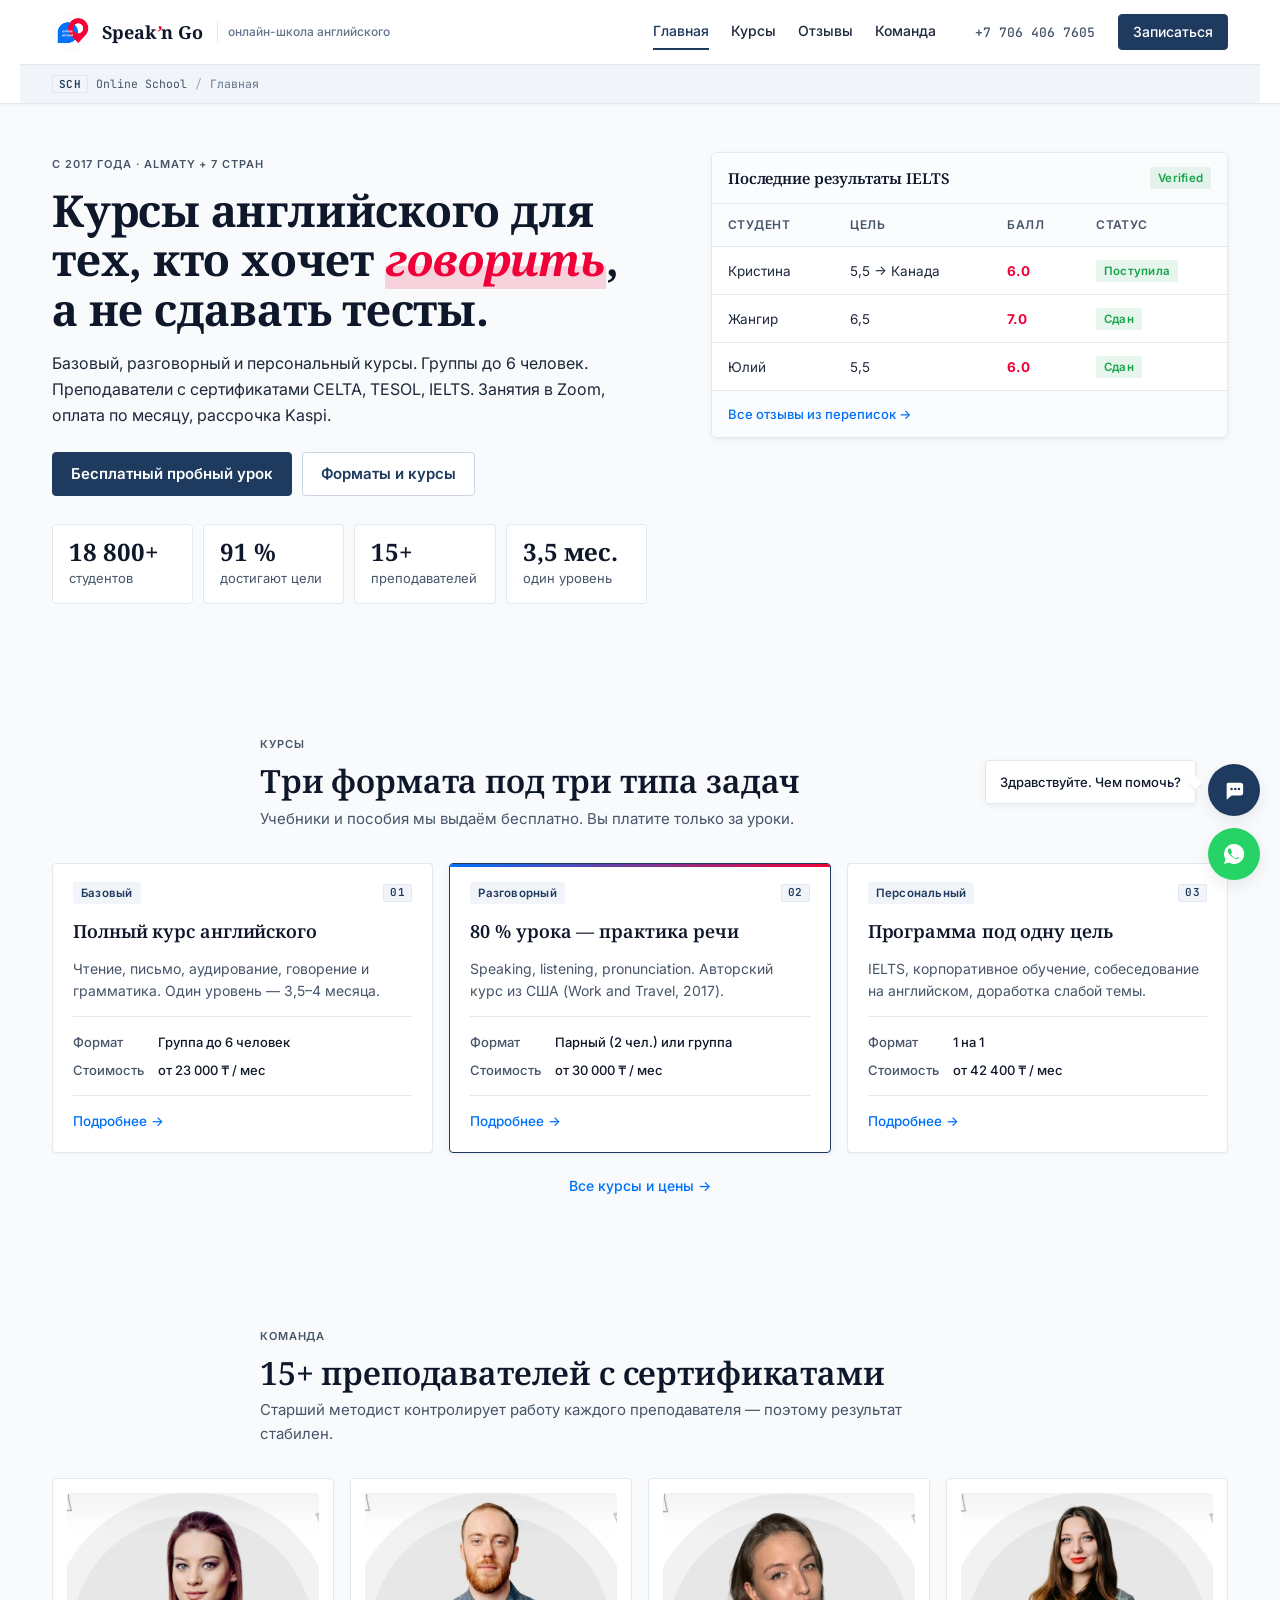
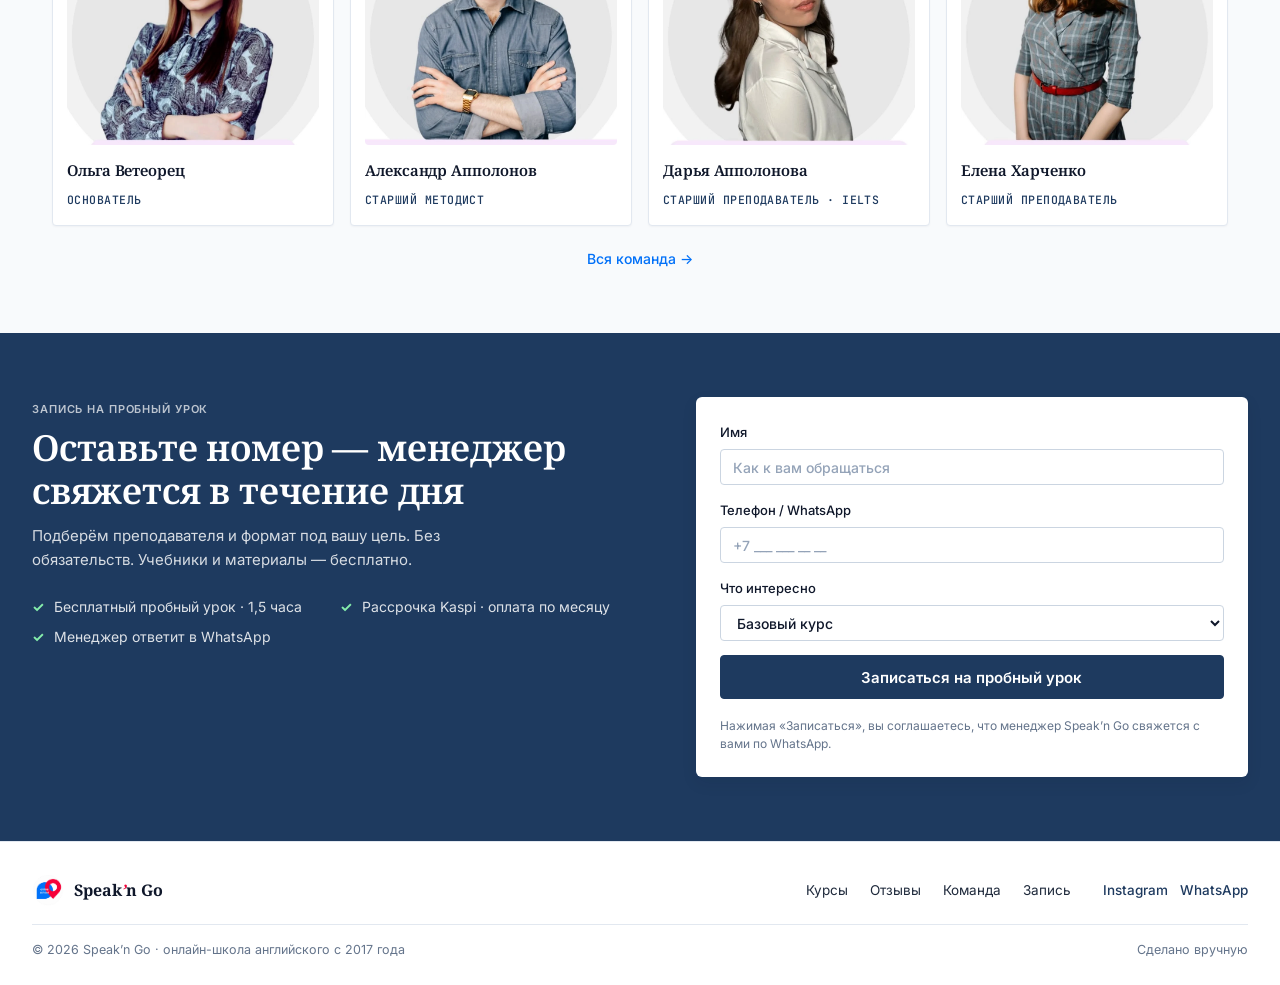
<file: index.html>
<!doctype html>
<html lang="ru">
<head>
<meta charset="utf-8" />
<meta name="viewport" content="width=device-width,initial-scale=1,viewport-fit=cover" />
<title>Speak'n Go — онлайн-школа английского</title>
<meta name="description" content="Speak'n Go — онлайн-школа английского с 2017 года. Базовый, разговорный и персональный курсы. Преподаватели с CELTA, TESOL, IELTS. Группы до 6 человек. Бесплатный пробный урок." />
<meta name="theme-color" content="#1E3A5F" />

<link rel="icon" type="image/png" href="assets/logo-clean.png" />
<link rel="apple-touch-icon" href="assets/logo-clean.png" />

<meta property="og:type" content="website" />
<meta property="og:title" content="Speak'n Go — онлайн-школа английского" />
<meta property="og:description" content="Базовый, разговорный и персональный курсы. Преподаватели с CELTA, TESOL, IELTS. Группы до 6 человек. Бесплатный пробный урок." />
<meta property="og:url" content="https://speak-and-go-lake.vercel.app/" />
<meta property="og:image" content="https://speak-and-go-lake.vercel.app/assets/logo-clean.png" />
<meta name="twitter:card" content="summary_large_image" />

<link rel="preconnect" href="https://fonts.googleapis.com" />
<link rel="preconnect" href="https://fonts.gstatic.com" crossorigin />
<link href="https://fonts.googleapis.com/css2?family=Noto+Serif:ital,wght@0,400;0,600;0,700;1,400;1,600&family=Inter:wght@400;500;600;700&family=JetBrains+Mono:wght@400;500;600&display=swap" rel="stylesheet" />
<link rel="stylesheet" href="style.css" />
</head>
<body data-page="home">

<a class="skip" href="#main">К содержанию</a>

<header class="topbar">
  <div class="topbar__row">
    <a class="brand" href="index.html" aria-label="Speak'n Go">
      <img src="assets/logo-clean.webp" alt="" width="40" height="40" />
      <span class="brand__name">Speak<span>’</span>n Go</span>
      <span class="brand__sub">онлайн-школа английского</span>
    </a>
    <nav class="topbar__nav" aria-label="Главное меню">
      <a href="index.html" class="is-active">Главная</a>
      <a href="courses.html">Курсы</a>
      <a href="results.html">Отзывы</a>
      <a href="team.html">Команда</a>
    </nav>
    <div class="topbar__cta">
      <a class="btn btn--ghost" href="tel:+77064067605">+7 706 406 7605</a>
      <a class="btn btn--primary" href="#lead">Записаться</a>
    </div>
    <button id="burger" class="burger" aria-controls="mobileMenu" aria-expanded="false" aria-label="Меню">
      <span></span><span></span><span></span>
    </button>
  </div>
  <nav id="mobileMenu" class="mobileMenu" hidden aria-label="Мобильное меню">
    <a href="index.html" data-close>Главная</a>
    <a href="courses.html" data-close>Курсы</a>
    <a href="results.html" data-close>Отзывы</a>
    <a href="team.html" data-close>Команда</a>
    <a class="btn btn--primary mobileMenu__cta" href="#lead" data-close>Записаться</a>
  </nav>
  <div class="topbar__crumb">
    <span class="kbd">SCH</span>
    <span>Online School</span>
    <span class="sep">/</span>
    <span class="muted">Главная</span>
  </div>
</header>

<main id="main">

<section id="top" class="hero">
  <div class="hero__grid">
    <div class="hero__copy">
      <span class="overline">с 2017 года · Almaty + 7 стран</span>
      <h1>Курсы английского для тех, кто хочет <em>говорить</em>, а не сдавать тесты.</h1>
      <p class="lede">
        Базовый, разговорный и персональный курсы. Группы до 6 человек.
        Преподаватели с сертификатами CELTA, TESOL, IELTS. Занятия в Zoom,
        оплата по месяцу, рассрочка Kaspi.
      </p>
      <div class="hero__cta">
        <a class="btn btn--primary btn--lg" href="#lead">Бесплатный пробный урок</a>
        <a class="btn btn--secondary btn--lg" href="courses.html">Форматы и курсы</a>
      </div>
      <ul class="hero__meta">
        <li><b>18 800+</b> студентов</li>
        <li><b>91 %</b> достигают цели</li>
        <li><b>15+</b> преподавателей</li>
        <li><b>3,5 мес.</b> один уровень</li>
      </ul>
    </div>

    <aside class="hero__panel" aria-label="Результаты студентов">
      <header class="panel__head">
        <h2>Последние результаты IELTS</h2>
        <span class="chip chip--ok">Verified</span>
      </header>
      <table class="data">
        <thead>
          <tr><th>Студент</th><th>Цель</th><th>Балл</th><th>Статус</th></tr>
        </thead>
        <tbody>
          <tr>
            <td>Кристина</td>
            <td>5,5 → Канада</td>
            <td><b>6.0</b></td>
            <td><span class="chip chip--ok">Поступила</span></td>
          </tr>
          <tr>
            <td>Жангир</td>
            <td>6,5</td>
            <td><b>7.0</b></td>
            <td><span class="chip chip--ok">Сдан</span></td>
          </tr>
          <tr>
            <td>Юлий</td>
            <td>5,5</td>
            <td><b>6.0</b></td>
            <td><span class="chip chip--ok">Сдан</span></td>
          </tr>
        </tbody>
      </table>
      <footer class="panel__foot">
        <a href="results.html" class="link">Все отзывы из переписок →</a>
      </footer>
    </aside>
  </div>
</section>

<section id="courses-preview" class="section">
  <header class="section__head">
    <span class="overline">Курсы</span>
    <h2>Три формата под три типа задач</h2>
    <p class="section__lead">Учебники и пособия мы выдаём бесплатно. Вы платите только за уроки.</p>
  </header>

  <div class="grid grid--3">
    <article class="card">
      <header class="card__head">
        <span class="chip chip--filter">Базовый</span>
        <span class="kbd">01</span>
      </header>
      <h3>Полный курс английского</h3>
      <p>Чтение, письмо, аудирование, говорение и грамматика. Один уровень — 3,5–4 месяца.</p>
      <dl class="kv">
        <dt>Формат</dt><dd>Группа до 6 человек</dd>
        <dt>Стоимость</dt><dd>от 23 000 ₸ / мес</dd>
      </dl>
      <a class="link" href="courses.html#basic">Подробнее →</a>
    </article>

    <article class="card card--accent">
      <header class="card__head">
        <span class="chip chip--filter">Разговорный</span>
        <span class="kbd">02</span>
      </header>
      <h3>80 % урока — практика речи</h3>
      <p>Speaking, listening, pronunciation. Авторский курс из США (Work&nbsp;and&nbsp;Travel, 2017).</p>
      <dl class="kv">
        <dt>Формат</dt><dd>Парный (2 чел.) или группа</dd>
        <dt>Стоимость</dt><dd>от 30 000 ₸ / мес</dd>
      </dl>
      <a class="link" href="courses.html#speaking">Подробнее →</a>
    </article>

    <article class="card">
      <header class="card__head">
        <span class="chip chip--filter">Персональный</span>
        <span class="kbd">03</span>
      </header>
      <h3>Программа под одну цель</h3>
      <p>IELTS, корпоративное обучение, собеседование на английском, доработка слабой темы.</p>
      <dl class="kv">
        <dt>Формат</dt><dd>1 на 1</dd>
        <dt>Стоимость</dt><dd>от 42 400 ₸ / мес</dd>
      </dl>
      <a class="link" href="courses.html#personal">Подробнее →</a>
    </article>
  </div>
  <p class="center muted small more"><a class="link" href="courses.html">Все курсы и цены →</a></p>
</section>

<section id="team-preview" class="section">
  <header class="section__head">
    <span class="overline">Команда</span>
    <h2>15+ преподавателей с сертификатами</h2>
    <p class="section__lead">Старший методист контролирует работу каждого преподавателя — поэтому результат стабилен.</p>
  </header>

  <div class="grid grid--4">
    <article class="person">
      <img src="assets/teachers/olga.webp" alt="Ольга Ветеорец" loading="lazy" />
      <h4>Ольга Ветеорец</h4>
      <p class="person__role">Основатель</p>
    </article>
    <article class="person">
      <img src="assets/teachers/alexandr.webp" alt="Александр Апполонов" loading="lazy" />
      <h4>Александр Апполонов</h4>
      <p class="person__role">Старший методист</p>
    </article>
    <article class="person">
      <img src="assets/teachers/darya.webp" alt="Дарья Апполонова" loading="lazy" />
      <h4>Дарья Апполонова</h4>
      <p class="person__role">Старший преподаватель · IELTS</p>
    </article>
    <article class="person">
      <img src="assets/teachers/elena.webp" alt="Елена Харченко" loading="lazy" />
      <h4>Елена Харченко</h4>
      <p class="person__role">Старший преподаватель</p>
    </article>
  </div>
  <p class="center muted small more"><a class="link" href="team.html">Вся команда →</a></p>
</section>

<section id="lead" class="section lead">
  <div class="lead__grid">
    <div class="lead__copy">
      <span class="overline overline--invert">Запись на пробный урок</span>
      <h2>Оставьте номер — менеджер свяжется в течение дня</h2>
      <p>Подберём преподавателя и формат под вашу цель. Без обязательств. Учебники и материалы — бесплатно.</p>
      <ul class="bullets bullets--invert">
        <li>Бесплатный пробный урок · 1,5 часа</li>
        <li>Рассрочка Kaspi · оплата по месяцу</li>
        <li>Менеджер ответит в WhatsApp</li>
      </ul>
    </div>
    <form class="lead__form" id="leadForm" onsubmit="return submitLead(event)" novalidate>
      <label>Имя
        <input type="text" name="name" required autocomplete="name" placeholder="Как к вам обращаться" />
      </label>
      <label>Телефон / WhatsApp
        <input type="tel" name="phone" required autocomplete="tel" placeholder="+7 ___ ___ __ __" />
      </label>
      <label>Что интересно
        <select name="course">
          <option value="basic">Базовый курс</option>
          <option value="speaking">Разговорный</option>
          <option value="personal">Персональный (IELTS / собеседование / корп.)</option>
          <option value="kids">Для ребёнка</option>
          <option value="other">Подскажите</option>
        </select>
      </label>
      <button class="btn btn--primary btn--lg" type="submit">Записаться на пробный урок</button>
      <p class="form__note">Нажимая «Записаться», вы соглашаетесь, что менеджер Speak<span>’</span>n Go свяжется с вами по WhatsApp.</p>
    </form>
  </div>
</section>

</main>

<footer class="footer">
  <div class="footer__row">
    <a class="brand brand--foot" href="index.html" aria-label="Speak'n Go">
      <img src="assets/logo-clean.webp" alt="" width="32" height="32" />
      <span class="brand__name">Speak<span>’</span>n Go</span>
    </a>
    <nav class="footer__nav" aria-label="Подвал">
      <a href="courses.html">Курсы</a>
      <a href="results.html">Отзывы</a>
      <a href="team.html">Команда</a>
      <a href="#lead">Запись</a>
    </nav>
    <div class="footer__contacts">
      <a href="https://instagram.com/speakngo.online" target="_blank" rel="noopener">Instagram</a>
      <a href="#lead">WhatsApp</a>
    </div>
  </div>
  <div class="footer__legal">
    <span>© <span id="year"></span> Speak<span>’</span>n Go · онлайн-школа английского с 2017 года</span>
    <span class="muted">Сделано вручную</span>
  </div>
</footer>

<a class="wa-float" href="https://wa.me/77064067605" target="_blank" rel="noopener" aria-label="Написать в WhatsApp">
  <svg width="24" height="24" viewBox="0 0 24 24" aria-hidden="true"><path fill="currentColor" d="M12 2a10 10 0 0 0-8.5 15.2L2 22l4.9-1.5A10 10 0 1 0 12 2Zm5 13.6c-.2.6-1.2 1.2-1.7 1.3-.5.1-1.1.1-1.7-.1-.4-.1-1-.3-1.6-.6a13 13 0 0 1-5.1-4.5 5.7 5.7 0 0 1-1.2-3c0-.6.2-1.2.6-1.6.4-.4.8-.5 1-.5h.7c.2 0 .5-.1.8.6l1.1 2.6c.1.2.1.4 0 .6l-.4.6-.5.6c-.2.2-.3.4-.1.7.2.3.9 1.4 1.9 2.3 1.3 1.1 2.4 1.5 2.7 1.7.3.1.5.1.7-.1l.8-.9c.2-.3.5-.2.7-.1l2.3 1.1c.3.1.5.2.6.4.1.2.1.5-.1 1.1Z"/></svg>
</a>
<button class="chat-float" id="chatToggle" aria-controls="chat" aria-expanded="false" aria-label="Открыть чат">
  <svg width="22" height="22" viewBox="0 0 24 24" aria-hidden="true"><path fill="currentColor" d="M5 4h14a3 3 0 0 1 3 3v8a3 3 0 0 1-3 3H9.4L4 22.5V7a3 3 0 0 1 1-3zm3 7a1.4 1.4 0 1 0 2.8 0 1.4 1.4 0 0 0-2.8 0zm4 0a1.4 1.4 0 1 0 2.8 0 1.4 1.4 0 0 0-2.8 0zm4 0a1.4 1.4 0 1 0 2.8 0 1.4 1.4 0 0 0-2.8 0z"/></svg>
</button>
<div class="wa-greeting" id="chatGreeting">Здравствуйте. Чем помочь?</div>

<aside class="chat" id="chat" hidden aria-label="Чат школы">
  <header class="chat__head">
    <div>
      <strong>Speak<span>’</span>n Go</strong>
      <small><span class="dot"></span> онлайн · ответим за 5 минут</small>
    </div>
    <button id="chatClose" aria-label="Закрыть">×</button>
  </header>
  <div class="chat__body" id="chatBody">
    <div class="chat__msg chat__msg--in">Здравствуйте. Я менеджер Speak<span>’</span>n Go. Что вас интересует?</div>
  </div>
  <div class="chat__quick">
    <button data-q="trial">Пробный урок</button>
    <button data-q="price">Стоимость</button>
    <button data-q="format">Как проходят занятия</button>
    <button data-q="ielts">IELTS-подготовка</button>
    <button data-q="kids">Можно ли ребёнку</button>
    <button data-q="kaspi">Рассрочка</button>
  </div>
  <a class="btn btn--primary btn--block chat__cta" href="#lead" data-close-chat>Оставить заявку</a>
</aside>

<script src="script.js"></script>
</body>
</html>
</file>
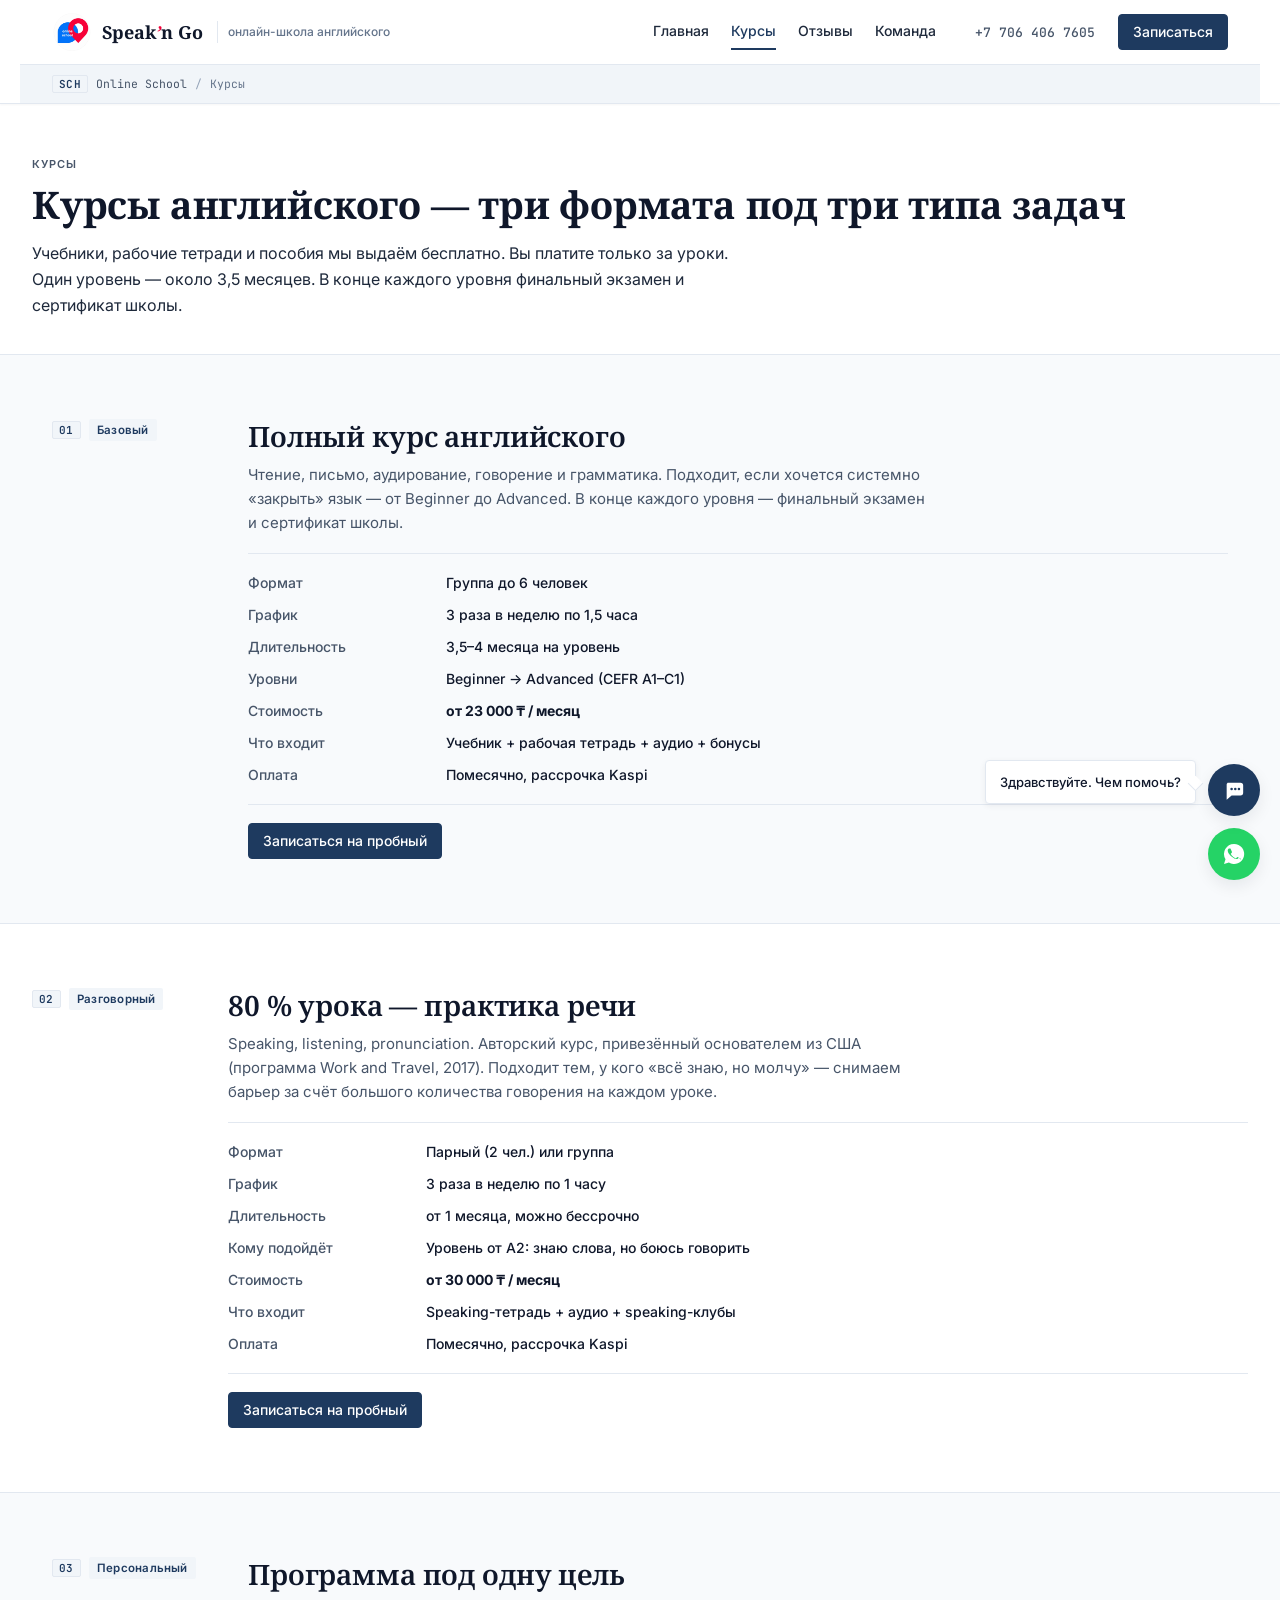
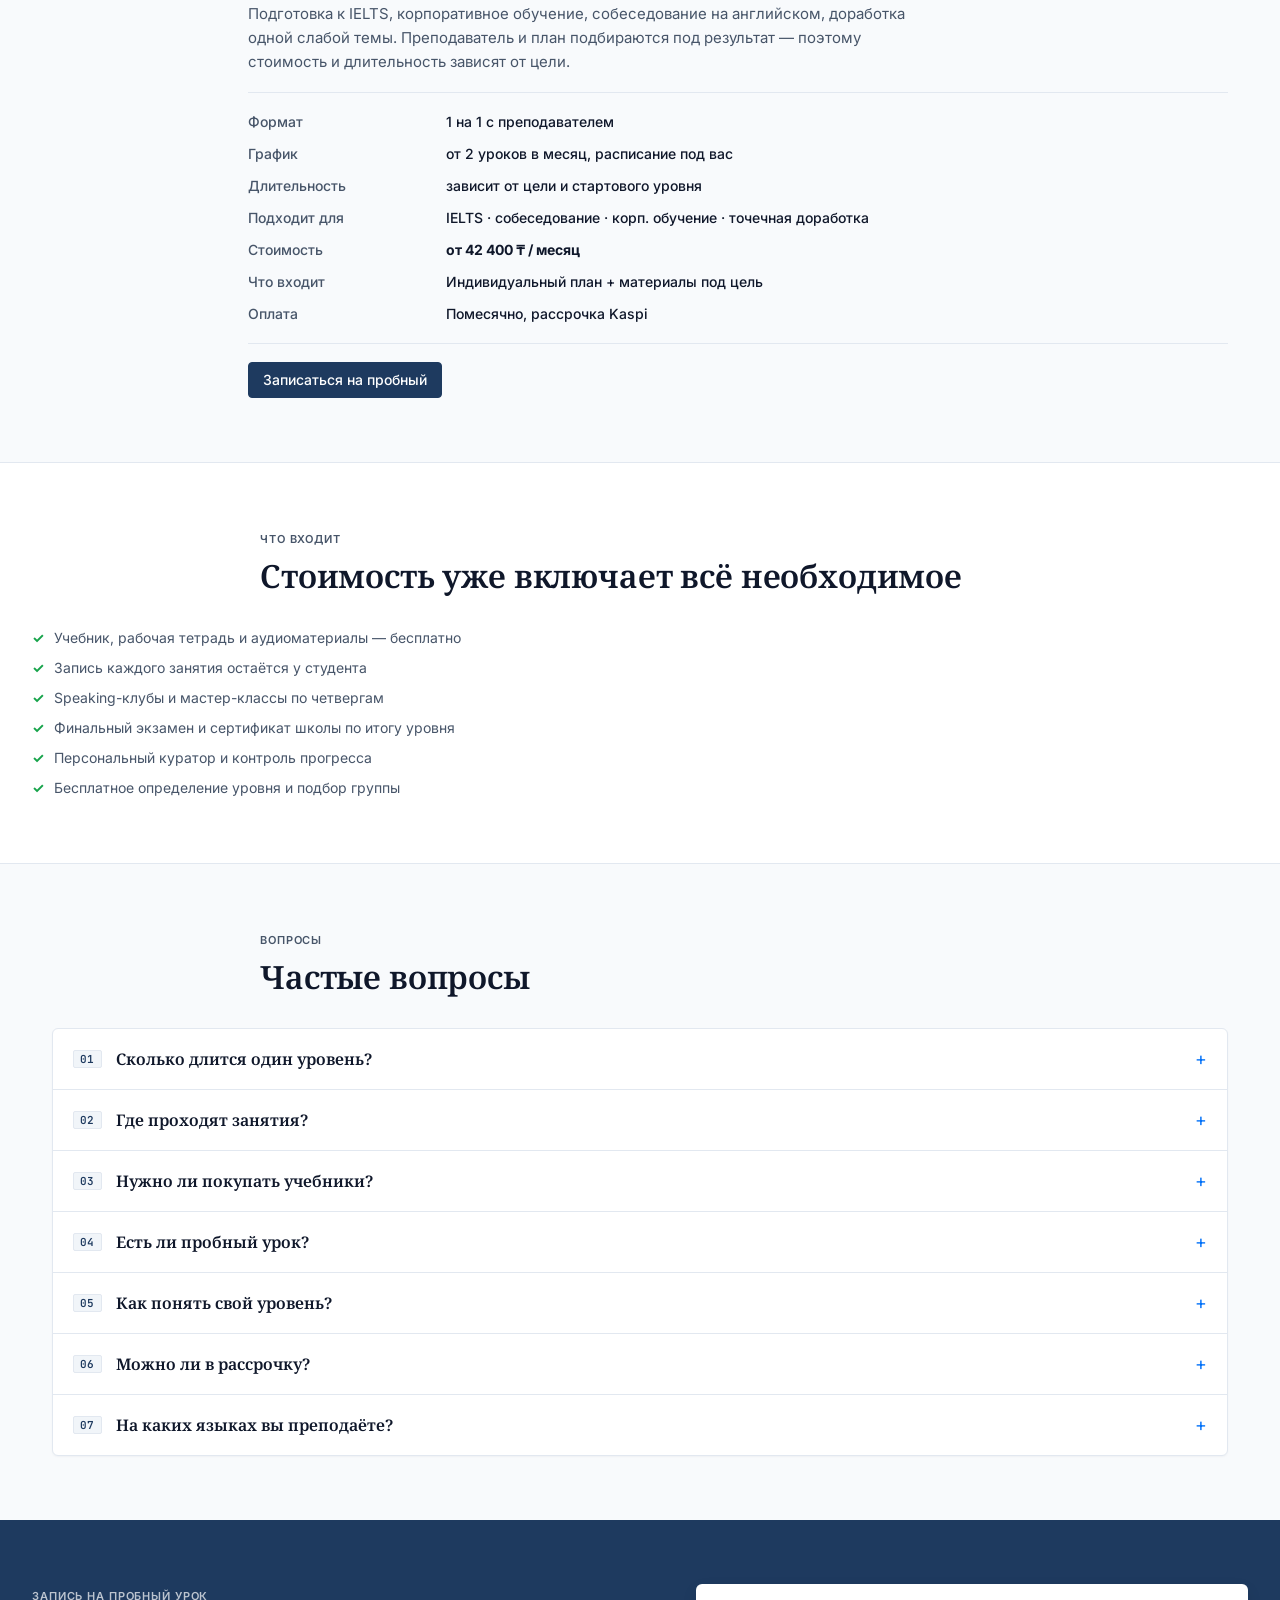
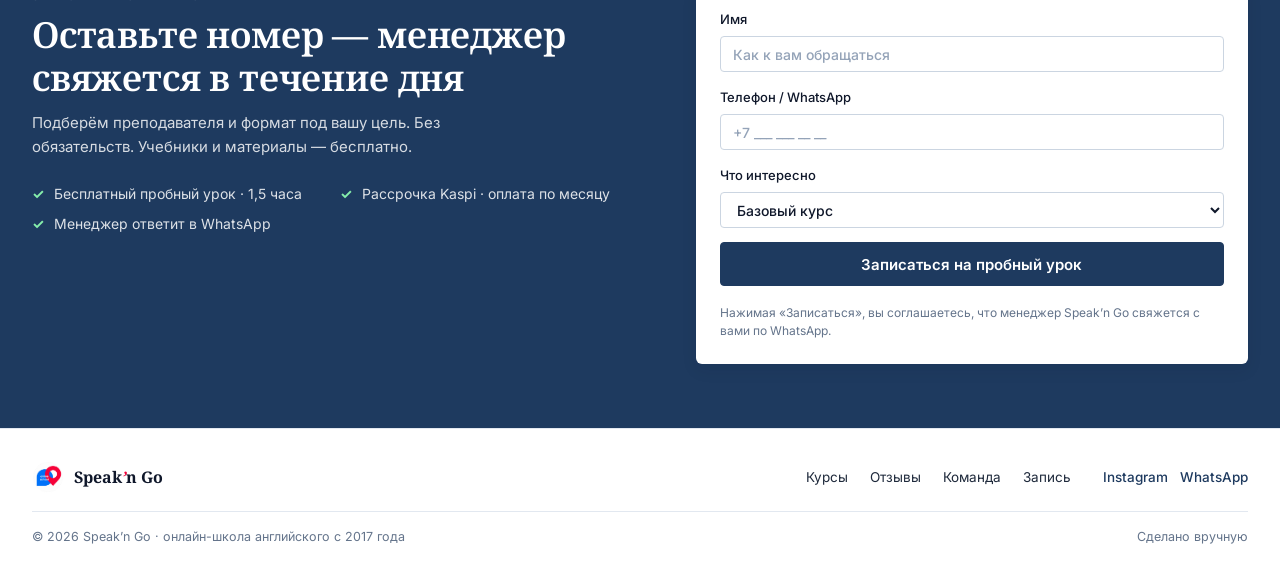
<file: courses.html>
<!doctype html>
<html lang="ru">
<head>
<meta charset="utf-8" />
<meta name="viewport" content="width=device-width,initial-scale=1,viewport-fit=cover" />
<title>Курсы английского — Speak'n Go</title>
<meta name="description" content="Курсы Speak'n Go: базовый, разговорный и персональный. Цены, форматы, длительность, что входит в стоимость. Учебники бесплатно, рассрочка Kaspi." />
<meta name="theme-color" content="#1E3A5F" />

<link rel="icon" type="image/png" href="assets/logo-clean.png" />
<link rel="apple-touch-icon" href="assets/logo-clean.png" />

<meta property="og:type" content="website" />
<meta property="og:title" content="Курсы английского — Speak'n Go" />
<meta property="og:description" content="Базовый, разговорный и персональный курсы. Полная программа, цены и условия." />
<meta property="og:url" content="https://speak-and-go-lake.vercel.app/courses.html" />
<meta property="og:image" content="https://speak-and-go-lake.vercel.app/assets/logo-clean.png" />
<meta name="twitter:card" content="summary_large_image" />

<link rel="preconnect" href="https://fonts.googleapis.com" />
<link rel="preconnect" href="https://fonts.gstatic.com" crossorigin />
<link href="https://fonts.googleapis.com/css2?family=Noto+Serif:ital,wght@0,400;0,600;0,700;1,400;1,600&family=Inter:wght@400;500;600;700&family=JetBrains+Mono:wght@400;500;600&display=swap" rel="stylesheet" />
<link rel="stylesheet" href="style.css" />
</head>
<body data-page="courses">

<a class="skip" href="#main">К содержанию</a>

<header class="topbar">
  <div class="topbar__row">
    <a class="brand" href="index.html" aria-label="Speak'n Go">
      <img src="assets/logo-clean.webp" alt="" width="40" height="40" />
      <span class="brand__name">Speak<span>’</span>n Go</span>
      <span class="brand__sub">онлайн-школа английского</span>
    </a>
    <nav class="topbar__nav" aria-label="Главное меню">
      <a href="index.html">Главная</a>
      <a href="courses.html" class="is-active">Курсы</a>
      <a href="results.html">Отзывы</a>
      <a href="team.html">Команда</a>
    </nav>
    <div class="topbar__cta">
      <a class="btn btn--ghost" href="tel:+77064067605">+7 706 406 7605</a>
      <a class="btn btn--primary" href="#lead">Записаться</a>
    </div>
    <button id="burger" class="burger" aria-controls="mobileMenu" aria-expanded="false" aria-label="Меню">
      <span></span><span></span><span></span>
    </button>
  </div>
  <nav id="mobileMenu" class="mobileMenu" hidden aria-label="Мобильное меню">
    <a href="index.html" data-close>Главная</a>
    <a href="courses.html" data-close>Курсы</a>
    <a href="results.html" data-close>Отзывы</a>
    <a href="team.html" data-close>Команда</a>
    <a class="btn btn--primary mobileMenu__cta" href="#lead" data-close>Записаться</a>
  </nav>
  <div class="topbar__crumb">
    <span class="kbd">SCH</span>
    <a href="index.html">Online School</a>
    <span class="sep">/</span>
    <span class="muted">Курсы</span>
  </div>
</header>

<main id="main">

<section class="page-hero">
  <div class="page-hero__inner">
    <span class="overline">Курсы</span>
    <h1>Курсы английского — три формата под три типа задач</h1>
    <p class="lede">Учебники, рабочие тетради и пособия мы выдаём бесплатно. Вы платите только за уроки. Один уровень — около 3,5 месяцев. В конце каждого уровня финальный экзамен и сертификат школы.</p>
  </div>
</section>

<section id="basic" class="section">
  <div class="course-row">
    <div class="course-row__meta">
      <span class="kbd">01</span>
      <span class="chip chip--filter">Базовый</span>
    </div>
    <div class="course-row__body">
      <h2>Полный курс английского</h2>
      <p class="section__lead">Чтение, письмо, аудирование, говорение и грамматика. Подходит, если хочется системно «закрыть» язык — от Beginner до Advanced. В конце каждого уровня — финальный экзамен и сертификат школы.</p>
      <dl class="kv kv--wide">
        <dt>Формат</dt><dd>Группа до 6 человек</dd>
        <dt>График</dt><dd>3 раза в неделю по 1,5 часа</dd>
        <dt>Длительность</dt><dd>3,5–4 месяца на уровень</dd>
        <dt>Уровни</dt><dd>Beginner → Advanced (CEFR A1–C1)</dd>
        <dt>Стоимость</dt><dd><b>от 23 000 ₸ / месяц</b></dd>
        <dt>Что входит</dt><dd>Учебник + рабочая тетрадь + аудио + бонусы</dd>
        <dt>Оплата</dt><dd>Помесячно, рассрочка Kaspi</dd>
      </dl>
      <a class="btn btn--primary" href="#lead">Записаться на пробный</a>
    </div>
  </div>
</section>

<section id="speaking" class="section section--alt">
  <div class="course-row">
    <div class="course-row__meta">
      <span class="kbd">02</span>
      <span class="chip chip--filter">Разговорный</span>
    </div>
    <div class="course-row__body">
      <h2>80 % урока — практика речи</h2>
      <p class="section__lead">Speaking, listening, pronunciation. Авторский курс, привезённый основателем из США (программа Work&nbsp;and&nbsp;Travel, 2017). Подходит тем, у кого «всё знаю, но молчу» — снимаем барьер за счёт большого количества говорения на каждом уроке.</p>
      <dl class="kv kv--wide">
        <dt>Формат</dt><dd>Парный (2 чел.) или группа</dd>
        <dt>График</dt><dd>3 раза в неделю по 1 часу</dd>
        <dt>Длительность</dt><dd>от 1 месяца, можно бессрочно</dd>
        <dt>Кому подойдёт</dt><dd>Уровень от A2: знаю слова, но боюсь говорить</dd>
        <dt>Стоимость</dt><dd><b>от 30 000 ₸ / месяц</b></dd>
        <dt>Что входит</dt><dd>Speaking-тетрадь + аудио + speaking-клубы</dd>
        <dt>Оплата</dt><dd>Помесячно, рассрочка Kaspi</dd>
      </dl>
      <a class="btn btn--primary" href="#lead">Записаться на пробный</a>
    </div>
  </div>
</section>

<section id="personal" class="section">
  <div class="course-row">
    <div class="course-row__meta">
      <span class="kbd">03</span>
      <span class="chip chip--filter">Персональный</span>
    </div>
    <div class="course-row__body">
      <h2>Программа под одну цель</h2>
      <p class="section__lead">Подготовка к IELTS, корпоративное обучение, собеседование на английском, доработка одной слабой темы. Преподаватель и план подбираются под результат — поэтому стоимость и длительность зависят от цели.</p>
      <dl class="kv kv--wide">
        <dt>Формат</dt><dd>1 на 1 с преподавателем</dd>
        <dt>График</dt><dd>от 2 уроков в месяц, расписание под вас</dd>
        <dt>Длительность</dt><dd>зависит от цели и стартового уровня</dd>
        <dt>Подходит для</dt><dd>IELTS · собеседование · корп. обучение · точечная доработка</dd>
        <dt>Стоимость</dt><dd><b>от 42 400 ₸ / месяц</b></dd>
        <dt>Что входит</dt><dd>Индивидуальный план + материалы под цель</dd>
        <dt>Оплата</dt><dd>Помесячно, рассрочка Kaspi</dd>
      </dl>
      <a class="btn btn--primary" href="#lead">Записаться на пробный</a>
    </div>
  </div>
</section>

<section class="section section--alt">
  <header class="section__head">
    <span class="overline">Что входит</span>
    <h2>Стоимость уже включает всё необходимое</h2>
  </header>
  <ul class="bullets bullets--col">
    <li>Учебник, рабочая тетрадь и аудиоматериалы — бесплатно</li>
    <li>Запись каждого занятия остаётся у студента</li>
    <li>Speaking-клубы и мастер-классы по четвергам</li>
    <li>Финальный экзамен и сертификат школы по итогу уровня</li>
    <li>Персональный куратор и контроль прогресса</li>
    <li>Бесплатное определение уровня и подбор группы</li>
  </ul>
</section>

<section id="faq" class="section">
  <header class="section__head">
    <span class="overline">Вопросы</span>
    <h2>Частые вопросы</h2>
  </header>
  <div class="qa">
    <details>
      <summary><span class="kbd">01</span> Сколько длится один уровень?</summary>
      <p>В среднем 3,5–4 месяца. Зависит от количества занятий в неделю. В конце уровня — финальный экзамен; чтобы перейти дальше, нужно набрать 70 %+. После сдачи студент получает сертификат об окончании уровня.</p>
    </details>
    <details>
      <summary><span class="kbd">02</span> Где проходят занятия?</summary>
      <p>Онлайн, на платформе Zoom или Google Meet. Преподаватель видит вас, вы видите его и материалы. Все занятия записываются и остаются у вас.</p>
    </details>
    <details>
      <summary><span class="kbd">03</span> Нужно ли покупать учебники?</summary>
      <p>Нет. Все учебные материалы мы выдаём бесплатно в электронном формате — плюс пакет бонусов от школы.</p>
    </details>
    <details>
      <summary><span class="kbd">04</span> Есть ли пробный урок?</summary>
      <p>Да, два варианта. Бесплатно — в действующей группе вашего уровня (1,5 часа). Индивидуально — 2 400 ₸ за 1 час, изучаете первую тему вашего курса. Перед уроком менеджер бесплатно подбирает группу.</p>
    </details>
    <details>
      <summary><span class="kbd">05</span> Как понять свой уровень?</summary>
      <p>Перед записью наш менеджер проводит бесплатную консультацию: выявляет цели, желания и текущий уровень — после этого предлагает формат и программу.</p>
    </details>
    <details>
      <summary><span class="kbd">06</span> Можно ли в рассрочку?</summary>
      <p>Да, доступна рассрочка Kaspi. Также можно платить помесячно — без долгого договора.</p>
    </details>
    <details>
      <summary><span class="kbd">07</span> На каких языках вы преподаёте?</summary>
      <p>Объясняем на русском и казахском. Есть преподаватели, которые ведут уроки полностью на казахском.</p>
    </details>
  </div>
</section>

<section id="lead" class="section lead">
  <div class="lead__grid">
    <div class="lead__copy">
      <span class="overline overline--invert">Запись на пробный урок</span>
      <h2>Оставьте номер — менеджер свяжется в течение дня</h2>
      <p>Подберём преподавателя и формат под вашу цель. Без обязательств. Учебники и материалы — бесплатно.</p>
      <ul class="bullets bullets--invert">
        <li>Бесплатный пробный урок · 1,5 часа</li>
        <li>Рассрочка Kaspi · оплата по месяцу</li>
        <li>Менеджер ответит в WhatsApp</li>
      </ul>
    </div>
    <form class="lead__form" id="leadForm" onsubmit="return submitLead(event)" novalidate>
      <label>Имя
        <input type="text" name="name" required autocomplete="name" placeholder="Как к вам обращаться" />
      </label>
      <label>Телефон / WhatsApp
        <input type="tel" name="phone" required autocomplete="tel" placeholder="+7 ___ ___ __ __" />
      </label>
      <label>Что интересно
        <select name="course">
          <option value="basic">Базовый курс</option>
          <option value="speaking">Разговорный</option>
          <option value="personal">Персональный (IELTS / собеседование / корп.)</option>
          <option value="kids">Для ребёнка</option>
          <option value="other">Подскажите</option>
        </select>
      </label>
      <button class="btn btn--primary btn--lg" type="submit">Записаться на пробный урок</button>
      <p class="form__note">Нажимая «Записаться», вы соглашаетесь, что менеджер Speak<span>’</span>n Go свяжется с вами по WhatsApp.</p>
    </form>
  </div>
</section>

</main>

<footer class="footer">
  <div class="footer__row">
    <a class="brand brand--foot" href="index.html" aria-label="Speak'n Go">
      <img src="assets/logo-clean.webp" alt="" width="32" height="32" />
      <span class="brand__name">Speak<span>’</span>n Go</span>
    </a>
    <nav class="footer__nav" aria-label="Подвал">
      <a href="courses.html">Курсы</a>
      <a href="results.html">Отзывы</a>
      <a href="team.html">Команда</a>
      <a href="#lead">Запись</a>
    </nav>
    <div class="footer__contacts">
      <a href="https://instagram.com/speakngo.online" target="_blank" rel="noopener">Instagram</a>
      <a href="#lead">WhatsApp</a>
    </div>
  </div>
  <div class="footer__legal">
    <span>© <span id="year"></span> Speak<span>’</span>n Go · онлайн-школа английского с 2017 года</span>
    <span class="muted">Сделано вручную</span>
  </div>
</footer>

<a class="wa-float" href="https://wa.me/77064067605" target="_blank" rel="noopener" aria-label="Написать в WhatsApp">
  <svg width="24" height="24" viewBox="0 0 24 24" aria-hidden="true"><path fill="currentColor" d="M12 2a10 10 0 0 0-8.5 15.2L2 22l4.9-1.5A10 10 0 1 0 12 2Zm5 13.6c-.2.6-1.2 1.2-1.7 1.3-.5.1-1.1.1-1.7-.1-.4-.1-1-.3-1.6-.6a13 13 0 0 1-5.1-4.5 5.7 5.7 0 0 1-1.2-3c0-.6.2-1.2.6-1.6.4-.4.8-.5 1-.5h.7c.2 0 .5-.1.8.6l1.1 2.6c.1.2.1.4 0 .6l-.4.6-.5.6c-.2.2-.3.4-.1.7.2.3.9 1.4 1.9 2.3 1.3 1.1 2.4 1.5 2.7 1.7.3.1.5.1.7-.1l.8-.9c.2-.3.5-.2.7-.1l2.3 1.1c.3.1.5.2.6.4.1.2.1.5-.1 1.1Z"/></svg>
</a>
<button class="chat-float" id="chatToggle" aria-controls="chat" aria-expanded="false" aria-label="Открыть чат">
  <svg width="22" height="22" viewBox="0 0 24 24" aria-hidden="true"><path fill="currentColor" d="M5 4h14a3 3 0 0 1 3 3v8a3 3 0 0 1-3 3H9.4L4 22.5V7a3 3 0 0 1 1-3zm3 7a1.4 1.4 0 1 0 2.8 0 1.4 1.4 0 0 0-2.8 0zm4 0a1.4 1.4 0 1 0 2.8 0 1.4 1.4 0 0 0-2.8 0zm4 0a1.4 1.4 0 1 0 2.8 0 1.4 1.4 0 0 0-2.8 0z"/></svg>
</button>
<div class="wa-greeting" id="chatGreeting">Здравствуйте. Чем помочь?</div>

<aside class="chat" id="chat" hidden aria-label="Чат школы">
  <header class="chat__head">
    <div>
      <strong>Speak<span>’</span>n Go</strong>
      <small><span class="dot"></span> онлайн · ответим за 5 минут</small>
    </div>
    <button id="chatClose" aria-label="Закрыть">×</button>
  </header>
  <div class="chat__body" id="chatBody">
    <div class="chat__msg chat__msg--in">Здравствуйте. Я менеджер Speak<span>’</span>n Go. Что вас интересует?</div>
  </div>
  <div class="chat__quick">
    <button data-q="trial">Пробный урок</button>
    <button data-q="price">Стоимость</button>
    <button data-q="format">Как проходят занятия</button>
    <button data-q="ielts">IELTS-подготовка</button>
    <button data-q="kids">Можно ли ребёнку</button>
    <button data-q="kaspi">Рассрочка</button>
  </div>
  <a class="btn btn--primary btn--block chat__cta" href="#lead" data-close-chat>Оставить заявку</a>
</aside>

<script src="script.js"></script>
</body>
</html>
</file>
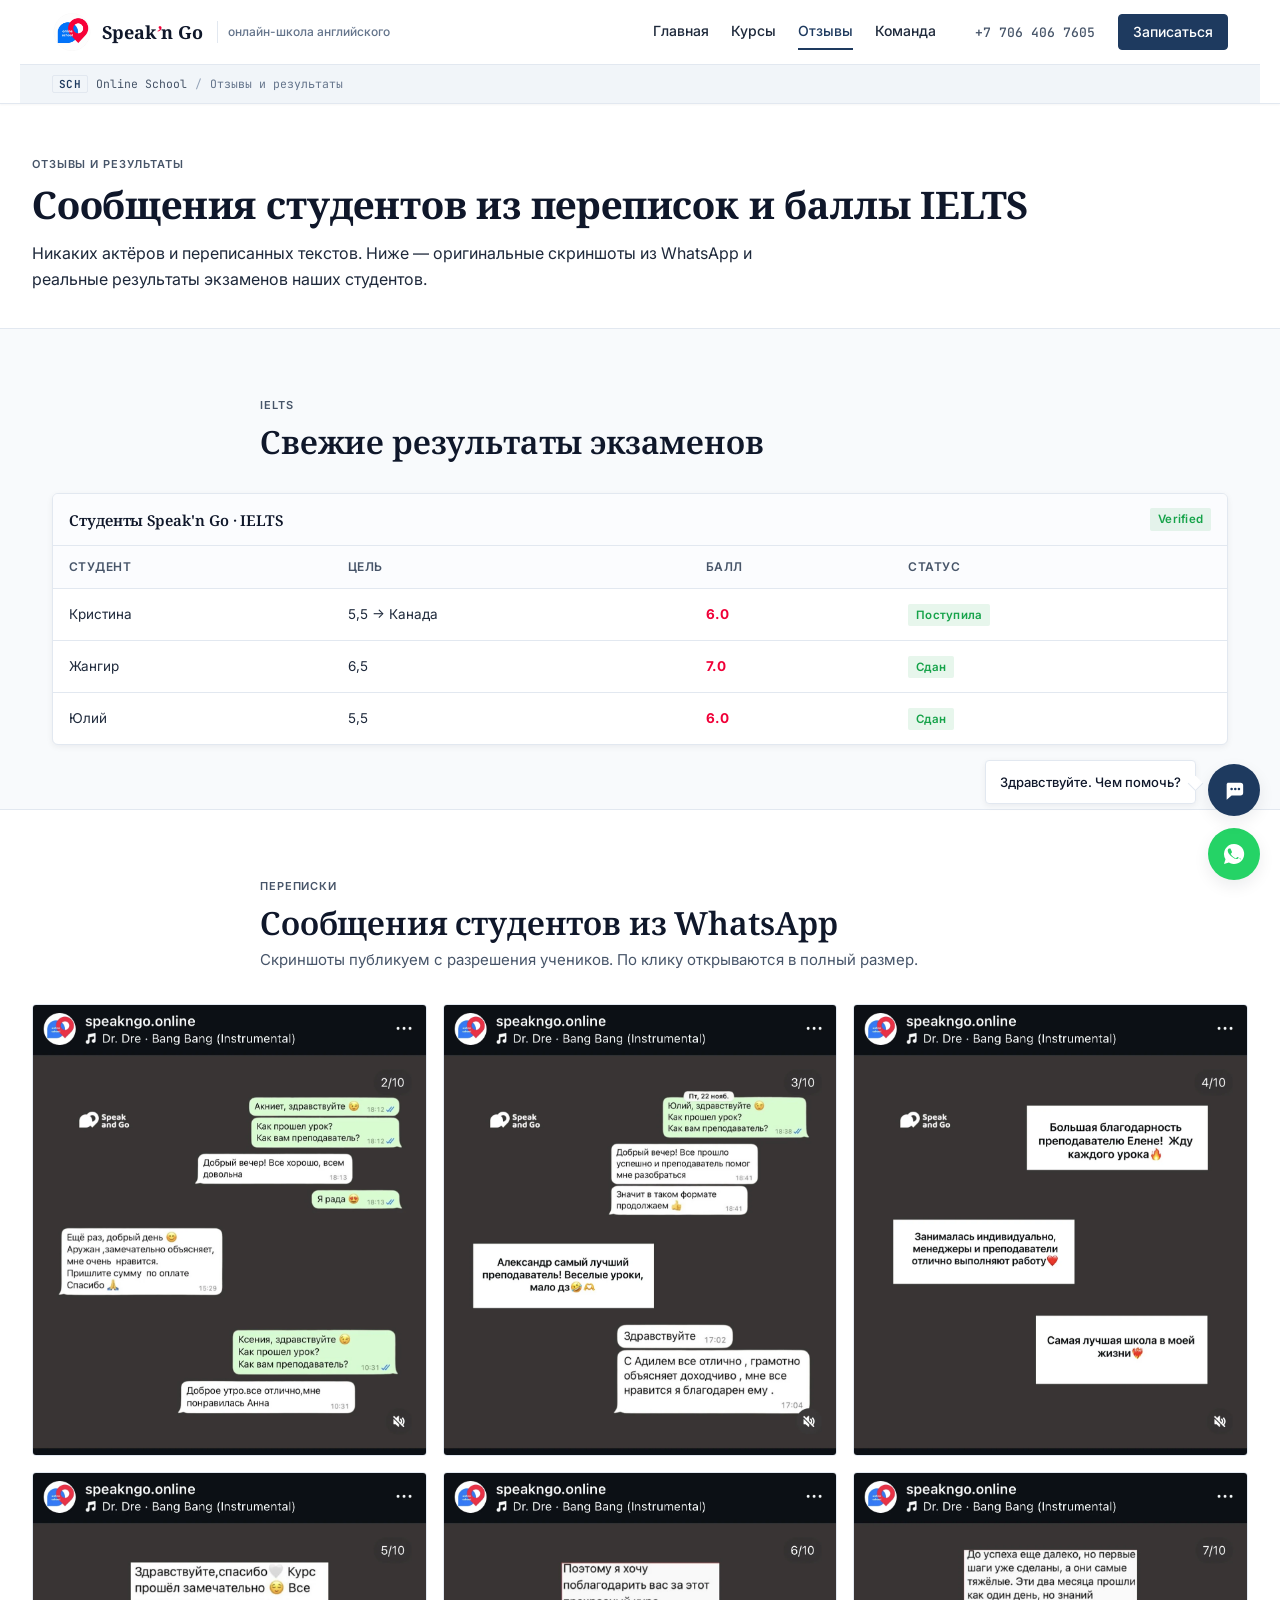
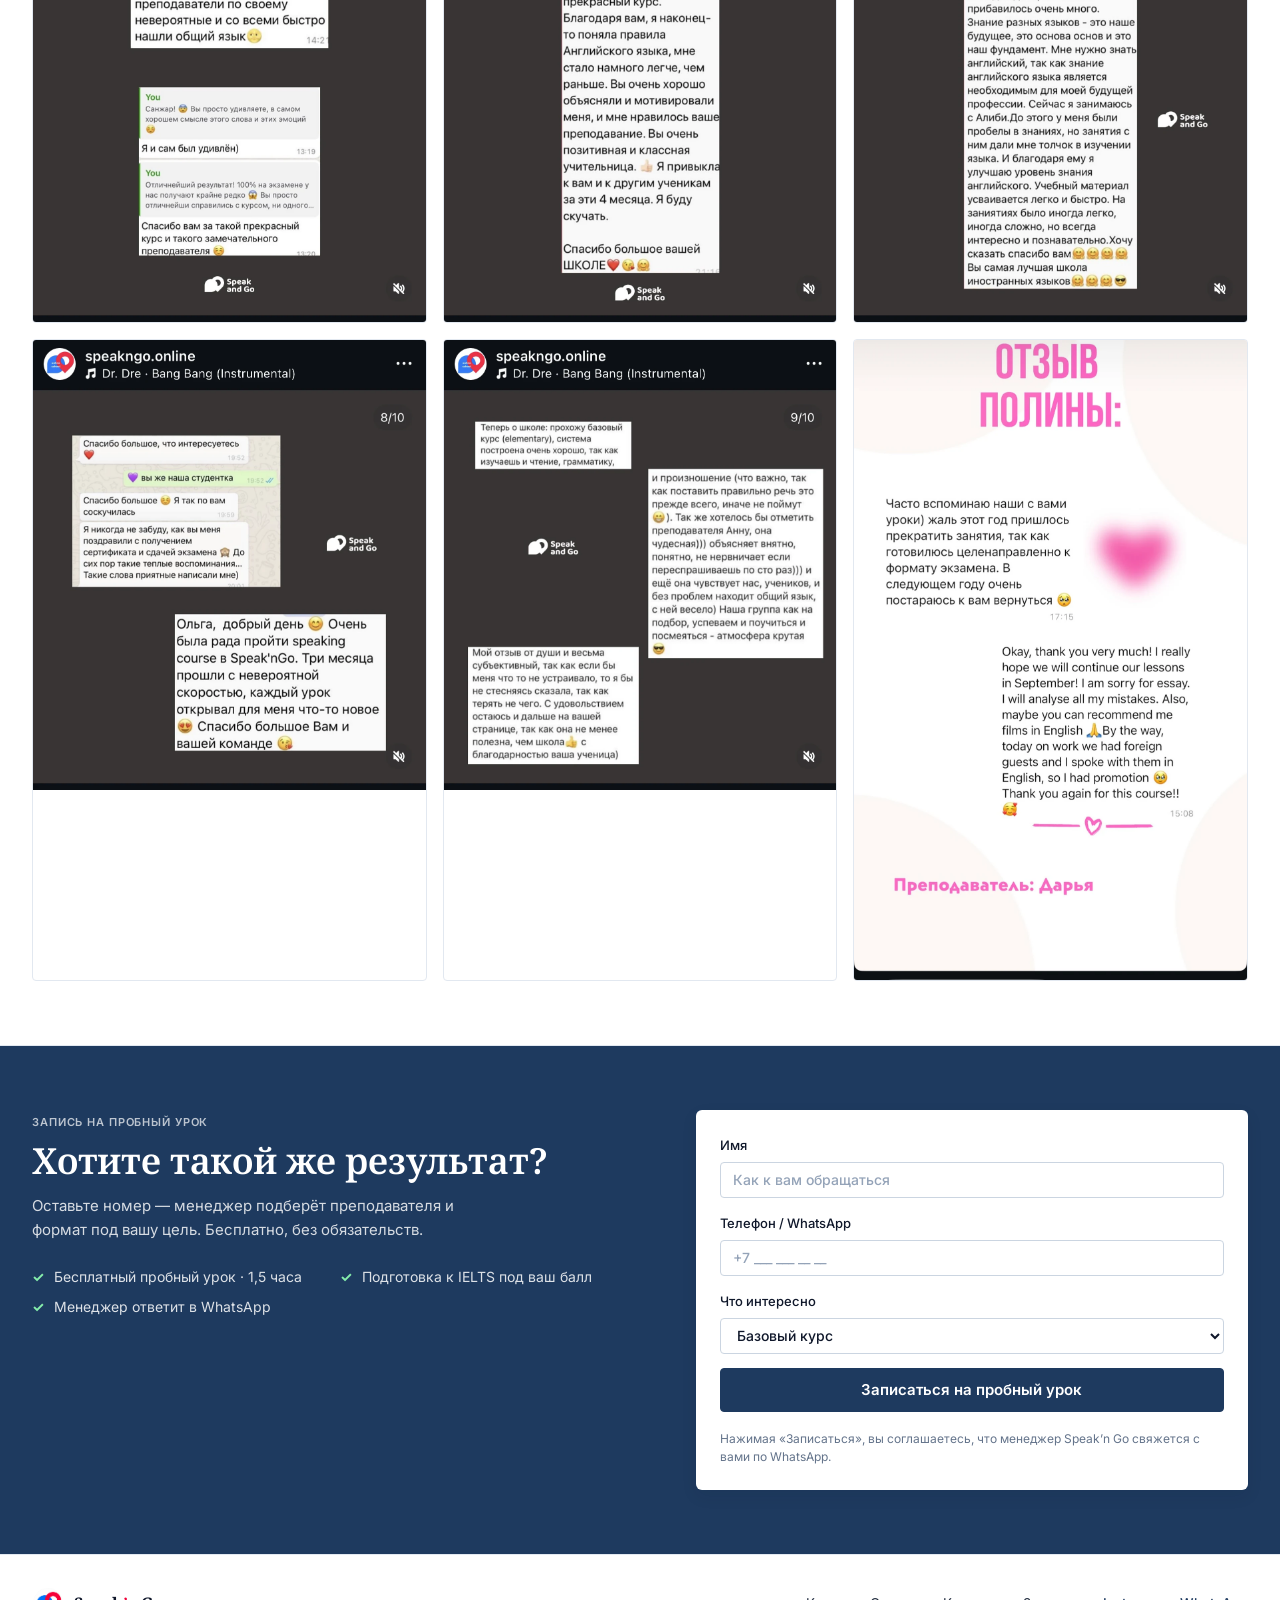
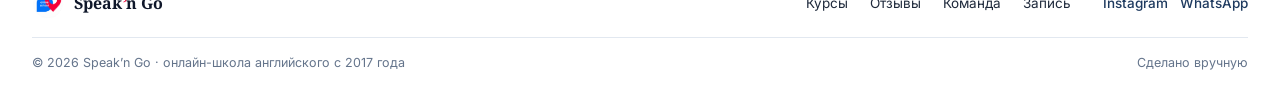
<file: results.html>
<!doctype html>
<html lang="ru">
<head>
<meta charset="utf-8" />
<meta name="viewport" content="width=device-width,initial-scale=1,viewport-fit=cover" />
<title>Отзывы и результаты — Speak'n Go</title>
<meta name="description" content="Отзывы студентов Speak'n Go из переписок и результаты IELTS. Реальные скриншоты сообщений и баллов." />
<meta name="theme-color" content="#1E3A5F" />

<link rel="icon" type="image/png" href="assets/logo-clean.png" />
<link rel="apple-touch-icon" href="assets/logo-clean.png" />

<meta property="og:type" content="website" />
<meta property="og:title" content="Отзывы и результаты — Speak'n Go" />
<meta property="og:description" content="Реальные сообщения студентов и баллы IELTS." />
<meta property="og:url" content="https://speak-and-go-lake.vercel.app/results.html" />
<meta property="og:image" content="https://speak-and-go-lake.vercel.app/assets/logo-clean.png" />
<meta name="twitter:card" content="summary_large_image" />

<link rel="preconnect" href="https://fonts.googleapis.com" />
<link rel="preconnect" href="https://fonts.gstatic.com" crossorigin />
<link href="https://fonts.googleapis.com/css2?family=Noto+Serif:ital,wght@0,400;0,600;0,700;1,400;1,600&family=Inter:wght@400;500;600;700&family=JetBrains+Mono:wght@400;500;600&display=swap" rel="stylesheet" />
<link rel="stylesheet" href="style.css" />
</head>
<body data-page="results">

<a class="skip" href="#main">К содержанию</a>

<header class="topbar">
  <div class="topbar__row">
    <a class="brand" href="index.html" aria-label="Speak'n Go">
      <img src="assets/logo-clean.webp" alt="" width="40" height="40" />
      <span class="brand__name">Speak<span>’</span>n Go</span>
      <span class="brand__sub">онлайн-школа английского</span>
    </a>
    <nav class="topbar__nav" aria-label="Главное меню">
      <a href="index.html">Главная</a>
      <a href="courses.html">Курсы</a>
      <a href="results.html" class="is-active">Отзывы</a>
      <a href="team.html">Команда</a>
    </nav>
    <div class="topbar__cta">
      <a class="btn btn--ghost" href="tel:+77064067605">+7 706 406 7605</a>
      <a class="btn btn--primary" href="#lead">Записаться</a>
    </div>
    <button id="burger" class="burger" aria-controls="mobileMenu" aria-expanded="false" aria-label="Меню">
      <span></span><span></span><span></span>
    </button>
  </div>
  <nav id="mobileMenu" class="mobileMenu" hidden aria-label="Мобильное меню">
    <a href="index.html" data-close>Главная</a>
    <a href="courses.html" data-close>Курсы</a>
    <a href="results.html" data-close>Отзывы</a>
    <a href="team.html" data-close>Команда</a>
    <a class="btn btn--primary mobileMenu__cta" href="#lead" data-close>Записаться</a>
  </nav>
  <div class="topbar__crumb">
    <span class="kbd">SCH</span>
    <a href="index.html">Online School</a>
    <span class="sep">/</span>
    <span class="muted">Отзывы и результаты</span>
  </div>
</header>

<main id="main">

<section class="page-hero">
  <div class="page-hero__inner">
    <span class="overline">Отзывы и результаты</span>
    <h1>Сообщения студентов из переписок и баллы IELTS</h1>
    <p class="lede">Никаких актёров и переписанных текстов. Ниже — оригинальные скриншоты из WhatsApp и реальные результаты экзаменов наших студентов.</p>
  </div>
</section>

<section class="section">
  <header class="section__head">
    <span class="overline">IELTS</span>
    <h2>Свежие результаты экзаменов</h2>
  </header>
  <div class="hero__panel">
    <header class="panel__head">
      <h2>Студенты Speak'n Go · IELTS</h2>
      <span class="chip chip--ok">Verified</span>
    </header>
    <table class="data data--wide">
      <thead>
        <tr><th>Студент</th><th>Цель</th><th>Балл</th><th>Статус</th></tr>
      </thead>
      <tbody>
        <tr>
          <td>Кристина</td>
          <td>5,5 → Канада</td>
          <td><b>6.0</b></td>
          <td><span class="chip chip--ok">Поступила</span></td>
        </tr>
        <tr>
          <td>Жангир</td>
          <td>6,5</td>
          <td><b>7.0</b></td>
          <td><span class="chip chip--ok">Сдан</span></td>
        </tr>
        <tr>
          <td>Юлий</td>
          <td>5,5</td>
          <td><b>6.0</b></td>
          <td><span class="chip chip--ok">Сдан</span></td>
        </tr>
      </tbody>
    </table>
  </div>
</section>

<section class="section section--alt">
  <header class="section__head">
    <span class="overline">Переписки</span>
    <h2>Сообщения студентов из WhatsApp</h2>
    <p class="section__lead">Скриншоты публикуем с разрешения учеников. По клику открываются в полный размер.</p>
  </header>

  <div class="grid grid--3">
    <figure class="thumb"><img src="assets/reviews/wa-1.webp" alt="Сообщение студента Speak'n Go" loading="lazy" /></figure>
    <figure class="thumb"><img src="assets/reviews/wa-2.webp" alt="Сообщение студента Speak'n Go" loading="lazy" /></figure>
    <figure class="thumb"><img src="assets/reviews/wa-3.webp" alt="Сообщение студента Speak'n Go" loading="lazy" /></figure>
    <figure class="thumb"><img src="assets/reviews/wa-4.webp" alt="Сообщение студента Speak'n Go" loading="lazy" /></figure>
    <figure class="thumb"><img src="assets/reviews/wa-5.webp" alt="Сообщение студента Speak'n Go" loading="lazy" /></figure>
    <figure class="thumb"><img src="assets/reviews/wa-6.webp" alt="Сообщение студента Speak'n Go" loading="lazy" /></figure>
    <figure class="thumb"><img src="assets/reviews/wa-7.webp" alt="Сообщение студента Speak'n Go" loading="lazy" /></figure>
    <figure class="thumb"><img src="assets/reviews/wa-8.webp" alt="Сообщение студента Speak'n Go" loading="lazy" /></figure>
    <figure class="thumb"><img src="assets/reviews/polina.webp" alt="Отзыв Полины — преподаватель Дарья" loading="lazy" /></figure>
  </div>
</section>

<section id="lead" class="section lead">
  <div class="lead__grid">
    <div class="lead__copy">
      <span class="overline overline--invert">Запись на пробный урок</span>
      <h2>Хотите такой же результат?</h2>
      <p>Оставьте номер — менеджер подберёт преподавателя и формат под вашу цель. Бесплатно, без обязательств.</p>
      <ul class="bullets bullets--invert">
        <li>Бесплатный пробный урок · 1,5 часа</li>
        <li>Подготовка к IELTS под ваш балл</li>
        <li>Менеджер ответит в WhatsApp</li>
      </ul>
    </div>
    <form class="lead__form" id="leadForm" onsubmit="return submitLead(event)" novalidate>
      <label>Имя
        <input type="text" name="name" required autocomplete="name" placeholder="Как к вам обращаться" />
      </label>
      <label>Телефон / WhatsApp
        <input type="tel" name="phone" required autocomplete="tel" placeholder="+7 ___ ___ __ __" />
      </label>
      <label>Что интересно
        <select name="course">
          <option value="basic">Базовый курс</option>
          <option value="speaking">Разговорный</option>
          <option value="personal">Персональный (IELTS / собеседование / корп.)</option>
          <option value="kids">Для ребёнка</option>
          <option value="other">Подскажите</option>
        </select>
      </label>
      <button class="btn btn--primary btn--lg" type="submit">Записаться на пробный урок</button>
      <p class="form__note">Нажимая «Записаться», вы соглашаетесь, что менеджер Speak<span>’</span>n Go свяжется с вами по WhatsApp.</p>
    </form>
  </div>
</section>

</main>

<footer class="footer">
  <div class="footer__row">
    <a class="brand brand--foot" href="index.html" aria-label="Speak'n Go">
      <img src="assets/logo-clean.webp" alt="" width="32" height="32" />
      <span class="brand__name">Speak<span>’</span>n Go</span>
    </a>
    <nav class="footer__nav" aria-label="Подвал">
      <a href="courses.html">Курсы</a>
      <a href="results.html">Отзывы</a>
      <a href="team.html">Команда</a>
      <a href="#lead">Запись</a>
    </nav>
    <div class="footer__contacts">
      <a href="https://instagram.com/speakngo.online" target="_blank" rel="noopener">Instagram</a>
      <a href="#lead">WhatsApp</a>
    </div>
  </div>
  <div class="footer__legal">
    <span>© <span id="year"></span> Speak<span>’</span>n Go · онлайн-школа английского с 2017 года</span>
    <span class="muted">Сделано вручную</span>
  </div>
</footer>

<a class="wa-float" href="https://wa.me/77064067605" target="_blank" rel="noopener" aria-label="Написать в WhatsApp">
  <svg width="24" height="24" viewBox="0 0 24 24" aria-hidden="true"><path fill="currentColor" d="M12 2a10 10 0 0 0-8.5 15.2L2 22l4.9-1.5A10 10 0 1 0 12 2Zm5 13.6c-.2.6-1.2 1.2-1.7 1.3-.5.1-1.1.1-1.7-.1-.4-.1-1-.3-1.6-.6a13 13 0 0 1-5.1-4.5 5.7 5.7 0 0 1-1.2-3c0-.6.2-1.2.6-1.6.4-.4.8-.5 1-.5h.7c.2 0 .5-.1.8.6l1.1 2.6c.1.2.1.4 0 .6l-.4.6-.5.6c-.2.2-.3.4-.1.7.2.3.9 1.4 1.9 2.3 1.3 1.1 2.4 1.5 2.7 1.7.3.1.5.1.7-.1l.8-.9c.2-.3.5-.2.7-.1l2.3 1.1c.3.1.5.2.6.4.1.2.1.5-.1 1.1Z"/></svg>
</a>
<button class="chat-float" id="chatToggle" aria-controls="chat" aria-expanded="false" aria-label="Открыть чат">
  <svg width="22" height="22" viewBox="0 0 24 24" aria-hidden="true"><path fill="currentColor" d="M5 4h14a3 3 0 0 1 3 3v8a3 3 0 0 1-3 3H9.4L4 22.5V7a3 3 0 0 1 1-3zm3 7a1.4 1.4 0 1 0 2.8 0 1.4 1.4 0 0 0-2.8 0zm4 0a1.4 1.4 0 1 0 2.8 0 1.4 1.4 0 0 0-2.8 0zm4 0a1.4 1.4 0 1 0 2.8 0 1.4 1.4 0 0 0-2.8 0z"/></svg>
</button>
<div class="wa-greeting" id="chatGreeting">Здравствуйте. Чем помочь?</div>

<aside class="chat" id="chat" hidden aria-label="Чат школы">
  <header class="chat__head">
    <div>
      <strong>Speak<span>’</span>n Go</strong>
      <small><span class="dot"></span> онлайн · ответим за 5 минут</small>
    </div>
    <button id="chatClose" aria-label="Закрыть">×</button>
  </header>
  <div class="chat__body" id="chatBody">
    <div class="chat__msg chat__msg--in">Здравствуйте. Я менеджер Speak<span>’</span>n Go. Что вас интересует?</div>
  </div>
  <div class="chat__quick">
    <button data-q="trial">Пробный урок</button>
    <button data-q="price">Стоимость</button>
    <button data-q="format">Как проходят занятия</button>
    <button data-q="ielts">IELTS-подготовка</button>
    <button data-q="kids">Можно ли ребёнку</button>
    <button data-q="kaspi">Рассрочка</button>
  </div>
  <a class="btn btn--primary btn--block chat__cta" href="#lead" data-close-chat>Оставить заявку</a>
</aside>

<script src="script.js"></script>
</body>
</html>
</file>
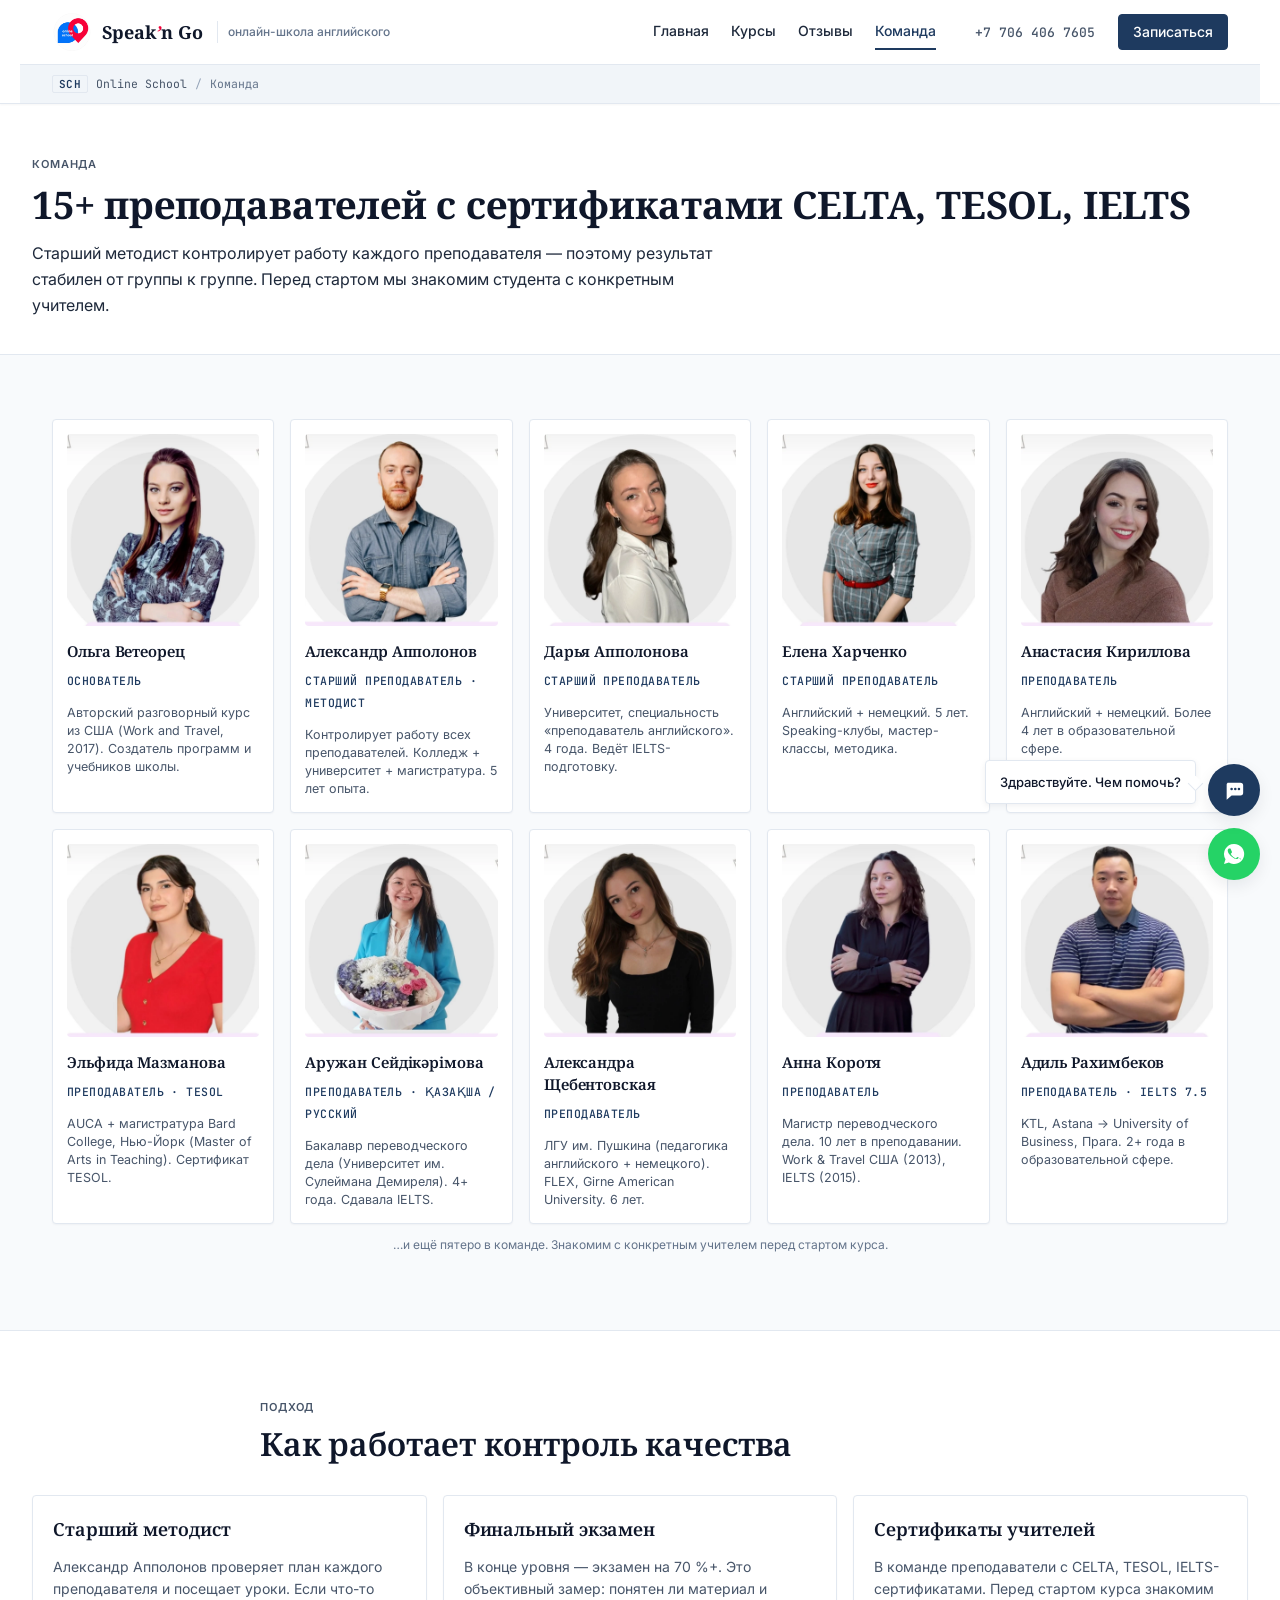
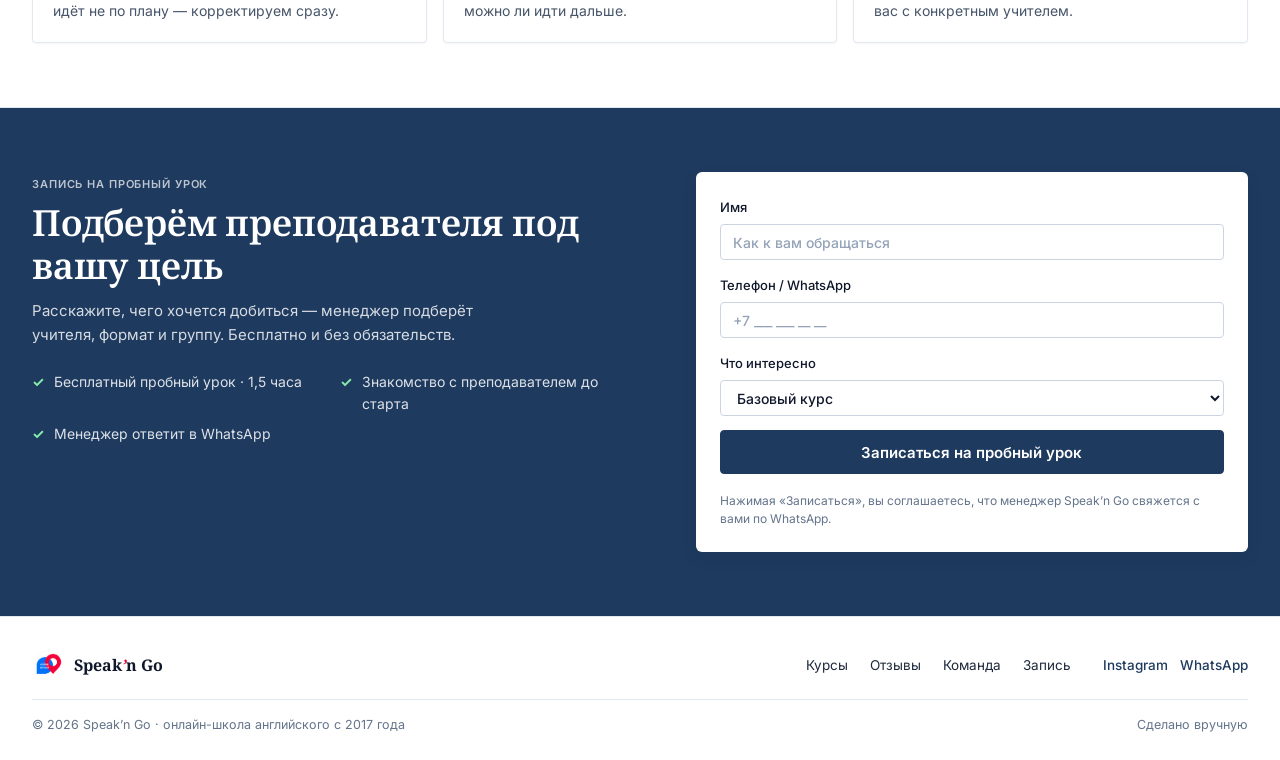
<file: team.html>
<!doctype html>
<html lang="ru">
<head>
<meta charset="utf-8" />
<meta name="viewport" content="width=device-width,initial-scale=1,viewport-fit=cover" />
<title>Команда — Speak'n Go</title>
<meta name="description" content="Преподаватели Speak'n Go: 15+ учителей с сертификатами CELTA, TESOL, IELTS. Старший методист контролирует работу каждого." />
<meta name="theme-color" content="#1E3A5F" />

<link rel="icon" type="image/png" href="assets/logo-clean.png" />
<link rel="apple-touch-icon" href="assets/logo-clean.png" />

<meta property="og:type" content="website" />
<meta property="og:title" content="Команда — Speak'n Go" />
<meta property="og:description" content="15+ преподавателей с сертификатами. Старший методист контролирует работу каждого." />
<meta property="og:url" content="https://speak-and-go-lake.vercel.app/team.html" />
<meta property="og:image" content="https://speak-and-go-lake.vercel.app/assets/logo-clean.png" />
<meta name="twitter:card" content="summary_large_image" />

<link rel="preconnect" href="https://fonts.googleapis.com" />
<link rel="preconnect" href="https://fonts.gstatic.com" crossorigin />
<link href="https://fonts.googleapis.com/css2?family=Noto+Serif:ital,wght@0,400;0,600;0,700;1,400;1,600&family=Inter:wght@400;500;600;700&family=JetBrains+Mono:wght@400;500;600&display=swap" rel="stylesheet" />
<link rel="stylesheet" href="style.css" />
</head>
<body data-page="team">

<a class="skip" href="#main">К содержанию</a>

<header class="topbar">
  <div class="topbar__row">
    <a class="brand" href="index.html" aria-label="Speak'n Go">
      <img src="assets/logo-clean.webp" alt="" width="40" height="40" />
      <span class="brand__name">Speak<span>’</span>n Go</span>
      <span class="brand__sub">онлайн-школа английского</span>
    </a>
    <nav class="topbar__nav" aria-label="Главное меню">
      <a href="index.html">Главная</a>
      <a href="courses.html">Курсы</a>
      <a href="results.html">Отзывы</a>
      <a href="team.html" class="is-active">Команда</a>
    </nav>
    <div class="topbar__cta">
      <a class="btn btn--ghost" href="tel:+77064067605">+7 706 406 7605</a>
      <a class="btn btn--primary" href="#lead">Записаться</a>
    </div>
    <button id="burger" class="burger" aria-controls="mobileMenu" aria-expanded="false" aria-label="Меню">
      <span></span><span></span><span></span>
    </button>
  </div>
  <nav id="mobileMenu" class="mobileMenu" hidden aria-label="Мобильное меню">
    <a href="index.html" data-close>Главная</a>
    <a href="courses.html" data-close>Курсы</a>
    <a href="results.html" data-close>Отзывы</a>
    <a href="team.html" data-close>Команда</a>
    <a class="btn btn--primary mobileMenu__cta" href="#lead" data-close>Записаться</a>
  </nav>
  <div class="topbar__crumb">
    <span class="kbd">SCH</span>
    <a href="index.html">Online School</a>
    <span class="sep">/</span>
    <span class="muted">Команда</span>
  </div>
</header>

<main id="main">

<section class="page-hero">
  <div class="page-hero__inner">
    <span class="overline">Команда</span>
    <h1>15+ преподавателей с сертификатами CELTA, TESOL, IELTS</h1>
    <p class="lede">Старший методист контролирует работу каждого преподавателя — поэтому результат стабилен от группы к группе. Перед стартом мы знакомим студента с конкретным учителем.</p>
  </div>
</section>

<section class="section">
  <div class="grid grid--5">

    <article class="person">
      <img src="assets/teachers/olga.webp" alt="Ольга Ветеорец" loading="lazy" />
      <h4>Ольга Ветеорец</h4>
      <p class="person__role">Основатель</p>
      <p class="person__bio">Авторский разговорный курс из США (Work&nbsp;and&nbsp;Travel, 2017). Создатель программ и учебников школы.</p>
    </article>

    <article class="person">
      <img src="assets/teachers/alexandr.webp" alt="Александр Апполонов" loading="lazy" />
      <h4>Александр Апполонов</h4>
      <p class="person__role">Старший преподаватель · методист</p>
      <p class="person__bio">Контролирует работу всех преподавателей. Колледж + университет + магистратура. 5 лет опыта.</p>
    </article>

    <article class="person">
      <img src="assets/teachers/darya.webp" alt="Дарья Апполонова" loading="lazy" />
      <h4>Дарья Апполонова</h4>
      <p class="person__role">Старший преподаватель</p>
      <p class="person__bio">Университет, специальность «преподаватель английского». 4 года. Ведёт IELTS-подготовку.</p>
    </article>

    <article class="person">
      <img src="assets/teachers/elena.webp" alt="Елена Харченко" loading="lazy" />
      <h4>Елена Харченко</h4>
      <p class="person__role">Старший преподаватель</p>
      <p class="person__bio">Английский + немецкий. 5 лет. Speaking-клубы, мастер-классы, методика.</p>
    </article>

    <article class="person">
      <img src="assets/teachers/anastasia.webp" alt="Анастасия Кириллова" loading="lazy" />
      <h4>Анастасия Кириллова</h4>
      <p class="person__role">Преподаватель</p>
      <p class="person__bio">Английский + немецкий. Более 4 лет в образовательной сфере.</p>
    </article>

    <article class="person">
      <img src="assets/teachers/elfida.webp" alt="Эльфида Мазманова" loading="lazy" />
      <h4>Эльфида Мазманова</h4>
      <p class="person__role">Преподаватель · TESOL</p>
      <p class="person__bio">AUCA + магистратура Bard College, Нью-Йорк (Master of Arts in Teaching). Сертификат TESOL.</p>
    </article>

    <article class="person">
      <img src="assets/teachers/aruzhan.webp" alt="Аружан Сейдікәрімова" loading="lazy" />
      <h4>Аружан Сейдікәрімова</h4>
      <p class="person__role">Преподаватель · қазақша / русский</p>
      <p class="person__bio">Бакалавр переводческого дела (Университет им. Сулеймана Демиреля). 4+ года. Сдавала IELTS.</p>
    </article>

    <article class="person">
      <img src="assets/teachers/aleksandra.webp" alt="Александра Щебентовская" loading="lazy" />
      <h4>Александра Щебентовская</h4>
      <p class="person__role">Преподаватель</p>
      <p class="person__bio">ЛГУ им. Пушкина (педагогика английского + немецкого). FLEX, Girne American University. 6 лет.</p>
    </article>

    <article class="person">
      <img src="assets/teachers/anna.webp" alt="Анна Коротя" loading="lazy" />
      <h4>Анна Коротя</h4>
      <p class="person__role">Преподаватель</p>
      <p class="person__bio">Магистр переводческого дела. 10 лет в преподавании. Work&nbsp;&amp;&nbsp;Travel США (2013), IELTS (2015).</p>
    </article>

    <article class="person">
      <img src="assets/teachers/adil.webp" alt="Адиль Рахимбеков" loading="lazy" />
      <h4>Адиль Рахимбеков</h4>
      <p class="person__role">Преподаватель · IELTS 7.5</p>
      <p class="person__bio">KTL, Astana → University of Business, Прага. 2+ года в образовательной сфере.</p>
    </article>

  </div>
  <p class="muted small center">…и ещё пятеро в команде. Знакомим с конкретным учителем перед стартом курса.</p>
</section>

<section class="section section--alt">
  <header class="section__head">
    <span class="overline">Подход</span>
    <h2>Как работает контроль качества</h2>
  </header>
  <div class="grid grid--3">
    <article class="card">
      <h3>Старший методист</h3>
      <p>Александр Апполонов проверяет план каждого преподавателя и посещает уроки. Если что-то идёт не по плану — корректируем сразу.</p>
    </article>
    <article class="card">
      <h3>Финальный экзамен</h3>
      <p>В конце уровня — экзамен на 70 %+. Это объективный замер: понятен ли материал и можно ли идти дальше.</p>
    </article>
    <article class="card">
      <h3>Сертификаты учителей</h3>
      <p>В команде преподаватели с CELTA, TESOL, IELTS-сертификатами. Перед стартом курса знакомим вас с конкретным учителем.</p>
    </article>
  </div>
</section>

<section id="lead" class="section lead">
  <div class="lead__grid">
    <div class="lead__copy">
      <span class="overline overline--invert">Запись на пробный урок</span>
      <h2>Подберём преподавателя под вашу цель</h2>
      <p>Расскажите, чего хочется добиться — менеджер подберёт учителя, формат и группу. Бесплатно и без обязательств.</p>
      <ul class="bullets bullets--invert">
        <li>Бесплатный пробный урок · 1,5 часа</li>
        <li>Знакомство с преподавателем до старта</li>
        <li>Менеджер ответит в WhatsApp</li>
      </ul>
    </div>
    <form class="lead__form" id="leadForm" onsubmit="return submitLead(event)" novalidate>
      <label>Имя
        <input type="text" name="name" required autocomplete="name" placeholder="Как к вам обращаться" />
      </label>
      <label>Телефон / WhatsApp
        <input type="tel" name="phone" required autocomplete="tel" placeholder="+7 ___ ___ __ __" />
      </label>
      <label>Что интересно
        <select name="course">
          <option value="basic">Базовый курс</option>
          <option value="speaking">Разговорный</option>
          <option value="personal">Персональный (IELTS / собеседование / корп.)</option>
          <option value="kids">Для ребёнка</option>
          <option value="other">Подскажите</option>
        </select>
      </label>
      <button class="btn btn--primary btn--lg" type="submit">Записаться на пробный урок</button>
      <p class="form__note">Нажимая «Записаться», вы соглашаетесь, что менеджер Speak<span>’</span>n Go свяжется с вами по WhatsApp.</p>
    </form>
  </div>
</section>

</main>

<footer class="footer">
  <div class="footer__row">
    <a class="brand brand--foot" href="index.html" aria-label="Speak'n Go">
      <img src="assets/logo-clean.webp" alt="" width="32" height="32" />
      <span class="brand__name">Speak<span>’</span>n Go</span>
    </a>
    <nav class="footer__nav" aria-label="Подвал">
      <a href="courses.html">Курсы</a>
      <a href="results.html">Отзывы</a>
      <a href="team.html">Команда</a>
      <a href="#lead">Запись</a>
    </nav>
    <div class="footer__contacts">
      <a href="https://instagram.com/speakngo.online" target="_blank" rel="noopener">Instagram</a>
      <a href="#lead">WhatsApp</a>
    </div>
  </div>
  <div class="footer__legal">
    <span>© <span id="year"></span> Speak<span>’</span>n Go · онлайн-школа английского с 2017 года</span>
    <span class="muted">Сделано вручную</span>
  </div>
</footer>

<a class="wa-float" href="https://wa.me/77064067605" target="_blank" rel="noopener" aria-label="Написать в WhatsApp">
  <svg width="24" height="24" viewBox="0 0 24 24" aria-hidden="true"><path fill="currentColor" d="M12 2a10 10 0 0 0-8.5 15.2L2 22l4.9-1.5A10 10 0 1 0 12 2Zm5 13.6c-.2.6-1.2 1.2-1.7 1.3-.5.1-1.1.1-1.7-.1-.4-.1-1-.3-1.6-.6a13 13 0 0 1-5.1-4.5 5.7 5.7 0 0 1-1.2-3c0-.6.2-1.2.6-1.6.4-.4.8-.5 1-.5h.7c.2 0 .5-.1.8.6l1.1 2.6c.1.2.1.4 0 .6l-.4.6-.5.6c-.2.2-.3.4-.1.7.2.3.9 1.4 1.9 2.3 1.3 1.1 2.4 1.5 2.7 1.7.3.1.5.1.7-.1l.8-.9c.2-.3.5-.2.7-.1l2.3 1.1c.3.1.5.2.6.4.1.2.1.5-.1 1.1Z"/></svg>
</a>
<button class="chat-float" id="chatToggle" aria-controls="chat" aria-expanded="false" aria-label="Открыть чат">
  <svg width="22" height="22" viewBox="0 0 24 24" aria-hidden="true"><path fill="currentColor" d="M5 4h14a3 3 0 0 1 3 3v8a3 3 0 0 1-3 3H9.4L4 22.5V7a3 3 0 0 1 1-3zm3 7a1.4 1.4 0 1 0 2.8 0 1.4 1.4 0 0 0-2.8 0zm4 0a1.4 1.4 0 1 0 2.8 0 1.4 1.4 0 0 0-2.8 0zm4 0a1.4 1.4 0 1 0 2.8 0 1.4 1.4 0 0 0-2.8 0z"/></svg>
</button>
<div class="wa-greeting" id="chatGreeting">Здравствуйте. Чем помочь?</div>

<aside class="chat" id="chat" hidden aria-label="Чат школы">
  <header class="chat__head">
    <div>
      <strong>Speak<span>’</span>n Go</strong>
      <small><span class="dot"></span> онлайн · ответим за 5 минут</small>
    </div>
    <button id="chatClose" aria-label="Закрыть">×</button>
  </header>
  <div class="chat__body" id="chatBody">
    <div class="chat__msg chat__msg--in">Здравствуйте. Я менеджер Speak<span>’</span>n Go. Что вас интересует?</div>
  </div>
  <div class="chat__quick">
    <button data-q="trial">Пробный урок</button>
    <button data-q="price">Стоимость</button>
    <button data-q="format">Как проходят занятия</button>
    <button data-q="ielts">IELTS-подготовка</button>
    <button data-q="kids">Можно ли ребёнку</button>
    <button data-q="kaspi">Рассрочка</button>
  </div>
  <a class="btn btn--primary btn--block chat__cta" href="#lead" data-close-chat>Оставить заявку</a>
</aside>

<script src="script.js"></script>
</body>
</html>
</file>
<file: style.css>
/* =========================================================================
   Speak'n Go — CorpScale (per .design/DESIGN.md)
   Navy + slate + blue · Noto Serif headlines · Inter body · JetBrains Mono
   ========================================================================= */

:root{
  --primary:#1E3A5F;        /* navy */
  --primary-2:#162D4A;      /* navy hover */
  --secondary:#475569;      /* slate */
  --tertiary:#0070F8;       /* link blue — sampled from logo */
  --tertiary-2:#0057C2;
  --brand-red:#F00038;      /* pin red — sampled from logo */
  --brand-red-2:#C70030;
  --brand-blue:#0070F8;     /* bubble blue — sampled from logo */
  --bg:#F8FAFC;
  --surface:#FFFFFF;
  --ink:#0F172A;
  --ink-2:#1E293B;
  --muted:#64748B;
  --muted-2:#94A3B8;
  --border:#E2E8F0;
  --border-2:#CBD5E1;
  --rail:#F1F5F9;
  --ok:#16A34A;
  --ok-bg:rgba(22,163,74,.10);
  --warn:#CA8A04;
  --info:#2563EB;
  --info-bg:rgba(37,99,235,.10);

  --r-sm:2px;
  --r:4px;
  --r-lg:6px;
  --r-xl:8px;

  --shadow-1:0 1px 2px rgba(15,23,42,.04);
  --shadow-2:0 2px 6px rgba(15,23,42,.06);
  --shadow-3:0 6px 16px rgba(15,23,42,.08);
  --shadow-4:0 12px 32px rgba(15,23,42,.12);

  --serif:'Noto Serif',Georgia,'Times New Roman',serif;
  --sans:'Inter',-apple-system,Segoe UI,Roboto,sans-serif;
  --mono:'JetBrains Mono',ui-monospace,SFMono-Regular,Menlo,monospace;

  --pad:clamp(16px,4vw,32px);
  --max:1240px;
}

*{box-sizing:border-box}
html{scroll-behavior:smooth;-webkit-text-size-adjust:100%}
body{
  margin:0;background:var(--bg);color:var(--ink-2);
  font-family:var(--sans);font-size:14px;line-height:22px;
  -webkit-font-smoothing:antialiased;text-rendering:optimizeLegibility;
}
body.no-scroll{overflow:hidden}
img{max-width:100%;height:auto;display:block}
a{color:inherit;text-decoration:none}
button{font:inherit;cursor:pointer;background:none;border:0}

.skip{position:absolute;left:-9999px}
.skip:focus{left:8px;top:8px;background:var(--primary);color:#fff;padding:8px 12px;border-radius:var(--r);z-index:1000}

/* Typography utility classes */
.overline{font-family:var(--sans);font-size:11px;line-height:16px;font-weight:600;letter-spacing:.08em;text-transform:uppercase;color:var(--secondary);display:inline-block}
.overline--invert{color:rgba(255,255,255,.7)}
.kbd{display:inline-flex;align-items:center;justify-content:center;min-width:24px;height:18px;padding:0 6px;background:var(--rail);border:1px solid var(--border);border-radius:var(--r-sm);font-family:var(--mono);font-size:11px;line-height:1;font-weight:600;color:var(--primary);letter-spacing:.04em}
.muted{color:var(--muted)}
.small{font-size:12px;line-height:18px}
.center{text-align:center}
.link{color:var(--tertiary);font-weight:500}
.link:hover{color:var(--tertiary-2);text-decoration:underline;text-underline-offset:2px}

h1,h2,h3,h4{font-family:var(--serif);font-weight:700;color:var(--ink);margin:0;letter-spacing:-.005em}
h1{font-size:clamp(30px,4.4vw,44px);line-height:1.12;font-weight:700}
h1 em{font-style:italic;color:var(--brand-red);font-weight:700;background:linear-gradient(180deg,transparent 62%,rgba(240,0,56,.16) 62%);padding:0 .04em}
h2{font-size:24px;line-height:32px;font-weight:600}
h3{font-size:18px;line-height:26px;font-weight:600}
h4{font-size:15px;line-height:22px;font-weight:600}

/* ====================== TOP BAR ====================== */
.topbar{position:sticky;top:0;z-index:100;background:var(--surface);border-bottom:1px solid var(--border);box-shadow:var(--shadow-1)}
.topbar__row{
  max-width:var(--max);margin:0 auto;padding:0 var(--pad);
  display:flex;align-items:center;gap:24px;height:64px;
}
.brand{display:inline-flex;align-items:center;gap:10px;color:var(--ink)}
.brand img{width:40px;height:40px;display:block}
.brand__name{font-family:var(--serif);font-weight:700;font-size:18px;line-height:1;color:var(--ink)}
.brand__name span{color:var(--brand-red);font-style:italic;font-weight:700}
.brand__sub{display:none;font-size:12px;color:var(--muted);font-weight:500}
@media (min-width:1024px){.brand__sub{display:inline-block;border-left:1px solid var(--border);padding-left:10px;margin-left:4px}}

.topbar__nav{display:none;gap:22px;margin-left:auto}
.topbar__nav a{font-size:14px;font-weight:500;color:var(--ink-2);padding:6px 0;border-bottom:2px solid transparent}
.topbar__nav a:hover{color:var(--primary);border-bottom-color:var(--primary)}
.topbar__cta{display:none;gap:8px;margin-left:0}
@media (min-width:1024px){
  .topbar__nav{display:inline-flex}
  .topbar__cta{display:inline-flex}
}

.burger{display:inline-flex;flex-direction:column;justify-content:center;align-items:center;gap:4px;margin-left:auto;width:40px;height:40px;border:1px solid var(--border-2);border-radius:var(--r);background:#fff}
.burger span{width:18px;height:1.5px;background:var(--ink-2);border-radius:1px}
@media (min-width:1024px){.burger{display:none}}

/* Mobile menu — only ever visible when [hidden] is removed AND on small screens */
.mobileMenu{display:none}
.mobileMenu[hidden]{display:none!important}
@media (max-width:1023px){
  .mobileMenu:not([hidden]){
    display:flex;flex-direction:column;gap:4px;
    padding:12px var(--pad) 16px;border-top:1px solid var(--border);
    background:var(--surface);
  }
  .mobileMenu a{padding:12px 8px;font-size:15px;font-weight:500;color:var(--ink-2);border-radius:var(--r)}
  .mobileMenu a:hover{background:var(--rail)}
  .mobileMenu__cta{margin-top:8px;background:var(--primary);color:#fff!important;text-align:center;border-radius:var(--r)}
}

.topbar__crumb{
  max-width:var(--max);margin:0 auto;padding:8px var(--pad);
  display:flex;flex-wrap:wrap;align-items:center;gap:8px;
  font-family:var(--mono);font-size:11.5px;color:var(--secondary);
  border-top:1px solid var(--border);background:var(--rail);
}
.topbar__crumb .sep{color:var(--muted-2)}

/* ====================== BUTTONS ====================== */
.btn{
  display:inline-flex;align-items:center;justify-content:center;gap:6px;
  height:36px;padding:0 14px;border-radius:var(--r);
  font-family:var(--sans);font-size:14px;font-weight:500;line-height:1;
  border:1px solid transparent;transition:background .12s,border-color .12s,color .12s;
  white-space:nowrap;
}
.btn--sm{height:28px;padding:0 10px;font-size:13px}
.btn--lg{height:44px;padding:0 18px;font-size:15px;font-weight:600}
.btn--primary{background:var(--primary);color:#fff;border-color:var(--primary)}
.btn--primary:hover{background:var(--primary-2);border-color:var(--primary-2)}
.btn--secondary{background:var(--surface);color:var(--primary);border-color:var(--border-2)}
.btn--secondary:hover{background:var(--rail)}
.btn--ghost{background:transparent;color:var(--secondary);border-color:transparent;font-family:var(--mono);font-size:13px;font-weight:500}
.btn--ghost:hover{color:var(--primary);background:var(--rail)}
.btn--block{width:100%}

/* ====================== HERO ====================== */
.hero{max-width:var(--max);margin:0 auto;padding:48px var(--pad) 64px}
.hero__grid{display:grid;grid-template-columns:1fr;gap:40px;align-items:start}
@media (min-width:960px){.hero__grid{grid-template-columns:1.15fr 1fr;gap:64px}}
.hero__copy h1{margin:12px 0 16px}
.lede{font-size:16px;line-height:26px;color:var(--ink-2);max-width:580px;margin:0 0 24px}
.hero__cta{display:flex;flex-wrap:wrap;gap:10px;margin-bottom:28px}
.hero__meta{list-style:none;padding:0;margin:0;display:grid;grid-template-columns:repeat(2,1fr);gap:10px}
.hero__meta li{padding:14px 16px;background:var(--surface);border:1px solid var(--border);border-radius:var(--r);font-size:13px;color:var(--secondary)}
.hero__meta b{display:block;font-family:var(--serif);font-weight:700;font-size:24px;line-height:1.1;color:var(--ink);margin-bottom:2px}
@media (min-width:560px){.hero__meta{grid-template-columns:repeat(4,1fr)}}

.hero__panel{background:var(--surface);border:1px solid var(--border);border-radius:var(--r-lg);box-shadow:var(--shadow-2);overflow:hidden}
.panel__head{display:flex;align-items:center;justify-content:space-between;gap:12px;padding:14px 16px;border-bottom:1px solid var(--border);background:#FBFCFE}
.panel__head h2{font-size:15px;line-height:22px;font-weight:600;color:var(--ink)}
.panel__foot{padding:12px 16px;border-top:1px solid var(--border);background:#FBFCFE;font-size:13px}

/* ====================== DATA TABLE ====================== */
.data{width:100%;border-collapse:collapse;font-size:13.5px}
.data thead th{
  text-align:left;padding:10px 16px;border-bottom:1px solid var(--border);
  font-weight:600;font-size:12px;letter-spacing:.04em;text-transform:uppercase;
  color:var(--secondary);background:#FBFCFE;
}
.data tbody td{padding:12px 16px;border-bottom:1px solid var(--border);vertical-align:middle;color:var(--ink-2)}
.data tbody tr:last-child td{border-bottom:0}
.data tbody tr:hover{background:#FBFCFE}
.data b{color:var(--brand-red);font-weight:700}
.data .amt{font-family:var(--serif);font-weight:600;font-size:18px;color:var(--ink)}
.data--wide tbody td{padding:14px 16px}
.row--selected{background:#EFF6FF!important;box-shadow:inset 3px 0 0 0 var(--brand-red)}
.row--selected td{color:var(--ink)}

/* ====================== CHIPS ====================== */
.chip{display:inline-flex;align-items:center;gap:4px;padding:3px 8px;border-radius:var(--r-sm);font-family:var(--sans);font-size:11.5px;font-weight:600;line-height:1.4;letter-spacing:.02em}
.chip--filter{background:var(--rail);color:var(--primary)}
.chip--ok{background:var(--ok-bg);color:var(--ok)}
.chip--info{background:var(--info-bg);color:var(--info)}
.chip--sm{padding:2px 6px;font-size:10.5px}

/* ====================== SECTIONS ====================== */
.section{max-width:var(--max);margin:0 auto;padding:64px var(--pad)}
.section--alt{background:var(--surface);max-width:none;border-top:1px solid var(--border);border-bottom:1px solid var(--border)}
.section--alt > *{max-width:var(--max);margin-left:auto;margin-right:auto}
.section__head{margin:0 auto 32px;max-width:760px}
.section__head h2{margin:8px 0 6px;font-size:clamp(24px,3vw,32px);line-height:1.2}
.section__lead{color:var(--secondary);font-size:15px;line-height:24px;margin:0;max-width:680px}

.grid{display:grid;gap:16px}
.grid--2{grid-template-columns:1fr}
.grid--3{grid-template-columns:1fr}
.grid--5{grid-template-columns:repeat(2,1fr)}
.grid--6{grid-template-columns:repeat(2,1fr)}
@media (min-width:640px){.grid--2{grid-template-columns:repeat(2,1fr);max-width:720px;margin-inline:auto};.grid--6{grid-template-columns:repeat(3,1fr)}}
@media (min-width:760px){.grid--3{grid-template-columns:repeat(3,1fr)};.grid--5{grid-template-columns:repeat(3,1fr)}}
@media (min-width:1024px){.grid--5{grid-template-columns:repeat(5,1fr)};.grid--6{grid-template-columns:repeat(6,1fr)}}

/* ====================== CARDS ====================== */
.card{
  background:var(--surface);border:1px solid var(--border);border-radius:var(--r);
  padding:20px;display:flex;flex-direction:column;gap:14px;
  box-shadow:var(--shadow-1);transition:box-shadow .15s,border-color .15s;
}
.card:hover{box-shadow:var(--shadow-2);border-color:var(--border-2)}
.card--accent{border-color:var(--primary);box-shadow:var(--shadow-2);position:relative}
.card--accent::before{content:"";display:block;position:absolute;top:0;left:0;right:0;height:3px;background:linear-gradient(90deg,var(--brand-blue) 0%,var(--brand-red) 100%);border-radius:var(--r) var(--r) 0 0}
.card__head{display:flex;align-items:center;justify-content:space-between;gap:8px;margin-top:-2px}
.card h3{margin:0}
.card p{margin:0;color:var(--secondary);font-size:14px;line-height:22px}
.kv{display:grid;grid-template-columns:auto 1fr;gap:6px 14px;margin:0;padding:14px 0;border-top:1px solid var(--border);border-bottom:1px solid var(--border);font-size:13px}
.kv dt{color:var(--secondary);font-weight:500}
.kv dd{margin:0;color:var(--ink);font-weight:500}
.card .link{margin-top:auto;font-size:13.5px}

/* ====================== PRICING PANEL ====================== */
.panel{background:var(--surface);border:1px solid var(--border);border-radius:var(--r-lg);box-shadow:var(--shadow-1);overflow:hidden}
.bullets{list-style:none;padding:0;margin:24px 0 0;display:grid;grid-template-columns:1fr;gap:8px}
.bullets li{position:relative;padding-left:22px;font-size:14px;color:var(--secondary)}
.bullets li::before{content:"✓";position:absolute;left:0;top:0;color:var(--ok);font-weight:700}
@media (min-width:760px){.bullets{grid-template-columns:repeat(2,1fr)}}
.bullets--invert li{color:rgba(255,255,255,.85)}
.bullets--invert li::before{color:#86EFAC}

/* ====================== RESULTS ====================== */
.result{
  display:flex;flex-direction:column;background:var(--surface);
  border:1px solid var(--border);border-radius:var(--r);overflow:hidden;
  box-shadow:var(--shadow-1);transition:box-shadow .15s,transform .15s;
}
.result:hover{box-shadow:var(--shadow-3)}
.result img{aspect-ratio:9/16;object-fit:cover;width:100%;background:#DCFCE7}
.result__body{padding:14px 16px;display:flex;flex-direction:column;gap:8px;border-top:1px solid var(--border);background:#FBFCFE}
.result__body p{margin:0;font-size:13.5px;color:var(--secondary)}
.result__body b{color:var(--ink);font-weight:600}

.results__sub{margin:48px 0 18px;font-family:var(--serif);font-weight:600;font-size:20px;line-height:28px;color:var(--ink)}
.thumb{margin:0;background:var(--surface);border:1px solid var(--border);border-radius:var(--r);overflow:hidden}
.carousel{display:flex;gap:14px;overflow-x:auto;scroll-snap-type:x mandatory;scroll-behavior:smooth;padding:4px 4px 18px;-webkit-overflow-scrolling:touch}
.carousel::-webkit-scrollbar{height:6px}
.carousel::-webkit-scrollbar-thumb{background:var(--border);border-radius:3px}
.carousel > .thumb{flex:0 0 auto;width:260px;scroll-snap-align:start;box-shadow:var(--shadow-1)}
.carousel > .thumb img{display:block;width:100%;height:auto}
@media (min-width:640px){.carousel > .thumb{width:300px}}
@media (min-width:1024px){.carousel > .thumb{width:340px}}

/* ====================== TEAM ====================== */
.person{
  background:var(--surface);border:1px solid var(--border);border-radius:var(--r);
  padding:14px;display:flex;flex-direction:column;gap:8px;box-shadow:var(--shadow-1);
}
.person img{width:100%;aspect-ratio:1/1;object-fit:cover;border-radius:var(--r);background:var(--rail)}
.person h4{margin:6px 0 0}
.person__role{margin:0;font-family:var(--mono);font-size:11.5px;letter-spacing:.04em;color:var(--primary);font-weight:500;text-transform:uppercase}
.person__bio{margin:4px 0 0;font-size:12.5px;line-height:18px;color:var(--secondary)}

/* ====================== FAQ ====================== */
.qa{background:var(--surface);border:1px solid var(--border);border-radius:var(--r-lg);overflow:hidden;box-shadow:var(--shadow-1)}
.qa details{border-bottom:1px solid var(--border)}
.qa details:last-child{border-bottom:0}
.qa details[open]{background:#FBFCFE}
.qa summary{display:flex;align-items:center;gap:14px;padding:18px 20px;cursor:pointer;list-style:none;font-family:var(--serif);font-size:16px;line-height:24px;font-weight:600;color:var(--ink)}
.qa summary::-webkit-details-marker{display:none}
.qa summary::after{content:"+";margin-left:auto;color:var(--tertiary);font-family:var(--sans);font-size:18px;line-height:1;font-weight:400}
.qa details[open] summary::after{content:"−"}
.qa p{margin:0;padding:0 20px 20px 60px;font-size:14px;line-height:22px;color:var(--ink-2)}

/* ====================== LEAD ====================== */
.lead{background:var(--primary);color:#fff;padding:64px var(--pad);max-width:none}
.lead__grid{max-width:var(--max);margin:0 auto;display:grid;grid-template-columns:1fr;gap:32px}
@media (min-width:960px){.lead__grid{grid-template-columns:1.1fr 1fr;gap:56px}}
.lead__copy h2{color:#fff;margin:8px 0 12px;font-size:clamp(26px,3.4vw,36px);line-height:1.18}
.lead__copy p{color:rgba(255,255,255,.82);font-size:15px;line-height:24px;margin:0 0 18px;max-width:480px}

.lead__form{
  background:var(--surface);color:var(--ink);
  border-radius:var(--r-lg);padding:24px;display:flex;flex-direction:column;gap:14px;
  box-shadow:var(--shadow-3);
}
.lead__form label{display:flex;flex-direction:column;gap:6px;font-size:13px;font-weight:500;color:var(--ink)}
.lead__form input,.lead__form select{
  font:inherit;font-size:14px;height:36px;padding:0 12px;
  border:1px solid var(--border-2);border-radius:var(--r);background:#fff;color:var(--ink);
  transition:border-color .12s,box-shadow .12s;
}
.lead__form input:hover,.lead__form select:hover{border-color:var(--secondary)}
.lead__form input:focus,.lead__form select:focus{outline:0;border-color:var(--primary);box-shadow:0 0 0 3px rgba(30,58,95,.12)}
.lead__form input::placeholder{color:var(--muted-2)}
.form__note{margin:4px 0 0;font-size:12px;line-height:18px;color:var(--muted)}

/* ====================== FOOTER ====================== */
.footer{background:var(--surface);border-top:1px solid var(--border);padding:32px var(--pad) 24px;color:var(--secondary)}
.footer__row{max-width:var(--max);margin:0 auto;display:flex;flex-wrap:wrap;align-items:center;gap:20px 32px;padding-bottom:18px;border-bottom:1px solid var(--border)}
.brand--foot img{width:32px;height:32px;display:block}
.brand--foot .brand__name{font-size:16px}
.footer__nav{display:flex;flex-wrap:wrap;gap:14px 22px;margin-left:auto}
.footer__nav a{font-size:13.5px;color:var(--ink-2)}
.footer__nav a:hover{color:var(--primary)}
.footer__contacts{display:flex;gap:12px;font-size:13.5px;font-weight:500}
.footer__contacts a{color:var(--primary)}
.footer__legal{max-width:var(--max);margin:14px auto 0;display:flex;flex-wrap:wrap;justify-content:space-between;gap:8px;font-size:12.5px;color:var(--muted)}

/* ====================== FLOATING WA + CHAT ====================== */
.wa-float,.chat-float{
  position:fixed;right:20px;z-index:60;
  width:52px;height:52px;border-radius:50%;
  display:inline-flex;align-items:center;justify-content:center;
  color:#fff;box-shadow:var(--shadow-3);transition:background .15s,transform .15s;
}
.wa-float{bottom:20px;background:#25D366}
.wa-float:hover{background:#1FB857}
.chat-float{bottom:84px;background:var(--primary)}
.chat-float:hover{background:var(--primary-2)}
.wa-greeting{
  position:fixed;right:84px;bottom:96px;z-index:59;
  background:var(--surface);color:var(--ink);
  padding:10px 14px;font-size:13px;font-weight:500;
  border:1px solid var(--border);border-radius:var(--r);box-shadow:var(--shadow-2);
  max-width:230px;
}
.wa-greeting.is-hidden{display:none}
.wa-greeting::after{content:"";position:absolute;right:-6px;bottom:14px;width:10px;height:10px;background:var(--surface);transform:rotate(45deg);border-right:1px solid var(--border);border-bottom:1px solid var(--border)}

.chat{
  position:fixed;right:20px;bottom:148px;z-index:61;
  width:min(360px,calc(100vw - 40px));max-height:min(560px,calc(100vh - 130px));
  background:var(--surface);border:1px solid var(--border);border-radius:var(--r-xl);
  box-shadow:var(--shadow-4);display:flex;flex-direction:column;overflow:hidden;
}
.chat[hidden]{display:none}
.chat__head{display:flex;align-items:center;gap:10px;padding:12px 16px;background:var(--primary);color:#fff}
.chat__head strong{display:block;font-family:var(--serif);font-size:15px;font-weight:600}
.chat__head strong span{color:var(--brand-red);font-style:italic;font-weight:700}
.chat__head small{display:flex;align-items:center;gap:6px;font-family:var(--mono);font-size:11px;color:rgba(255,255,255,.7)}
.chat__head .dot{width:6px;height:6px;border-radius:50%;background:#22C55E;display:inline-block}
.chat__head button{margin-left:auto;width:26px;height:26px;color:#fff;font-size:20px;line-height:1;border-radius:var(--r-sm)}
.chat__head button:hover{background:rgba(255,255,255,.1)}
.chat__body{flex:1;overflow-y:auto;padding:14px 16px;display:flex;flex-direction:column;gap:10px;background:#FBFCFE}
.chat__msg{padding:9px 12px;border-radius:var(--r-lg);font-size:13.5px;line-height:1.45;max-width:88%}
.chat__msg span{color:var(--brand-red);font-style:italic;font-weight:700}
.chat__msg--in{background:var(--surface);color:var(--ink);border:1px solid var(--border);align-self:flex-start;border-bottom-left-radius:var(--r-sm)}
.chat__msg--out{background:var(--primary);color:#fff;align-self:flex-end;border-bottom-right-radius:var(--r-sm)}
.chat__msg--out span{color:#FFB1C2;font-style:italic;font-weight:700}
.chat__quick{display:flex;flex-wrap:wrap;gap:6px;padding:10px 12px;background:var(--surface);border-top:1px solid var(--border)}
.chat__quick button{font-family:var(--sans);font-size:12px;font-weight:500;padding:6px 10px;color:var(--ink-2);background:var(--rail);border:1px solid var(--border);border-radius:var(--r)}
.chat__quick button:hover{background:var(--surface);border-color:var(--primary);color:var(--primary)}
.chat__cta{margin:0 12px 12px}

@media (max-width:520px){
  .wa-greeting{display:none}
  .chat{right:12px;left:12px;width:auto;bottom:144px;max-height:calc(100vh - 180px)}
  .wa-float,.chat-float{right:14px}
  .wa-float{bottom:14px}
  .chat-float{bottom:78px}
}

/* ====================== MULTI-PAGE EXTRAS ====================== */

/* Active nav link */
.topbar__nav a.is-active{color:var(--primary);border-bottom-color:var(--primary)}
.mobileMenu a.is-active{color:var(--primary);background:var(--rail)}

/* Breadcrumb link */
.topbar__crumb a{color:var(--secondary);transition:color .12s}
.topbar__crumb a:hover{color:var(--primary)}

/* "See all" link under preview sections */
.more{margin:24px 0 0}
.more .link{font-size:14px;font-weight:500}

/* Preview team grid (4 across at desktop) */
.grid--4{grid-template-columns:repeat(2,1fr)}
@media (min-width:760px){.grid--4{grid-template-columns:repeat(4,1fr)}}

/* Page hero (subpages) */
.page-hero{
  background:var(--surface);border-bottom:1px solid var(--border);
  padding:48px var(--pad) 36px;
}
.page-hero__inner{max-width:var(--max);margin:0 auto}
.page-hero h1{margin:8px 0 14px;font-size:clamp(26px,3.4vw,38px);line-height:1.16}
.page-hero .lede{margin:0;max-width:720px}

/* Course rows on courses.html */
.course-row{
  max-width:var(--max);margin:0 auto;
  display:grid;grid-template-columns:1fr;gap:18px;
}
@media (min-width:880px){
  .course-row{grid-template-columns:160px 1fr;gap:36px;align-items:start}
}
.course-row__meta{display:flex;align-items:center;gap:8px;flex-wrap:wrap}
.course-row__body h2{font-size:clamp(22px,2.6vw,28px);line-height:1.22;margin:0 0 10px}
.course-row__body .section__lead{margin-bottom:18px}
.course-row__body .btn{margin-top:18px}

/* Wider key-value list for detail pages */
.kv--wide{grid-template-columns:140px 1fr;gap:10px 18px;font-size:14px;padding:18px 0}
@media (min-width:560px){.kv--wide{grid-template-columns:180px 1fr}}

/* Single-column bullets */
.bullets--col{grid-template-columns:1fr;max-width:680px}
@media (min-width:760px){.bullets--col{grid-template-columns:1fr}}
</file>
